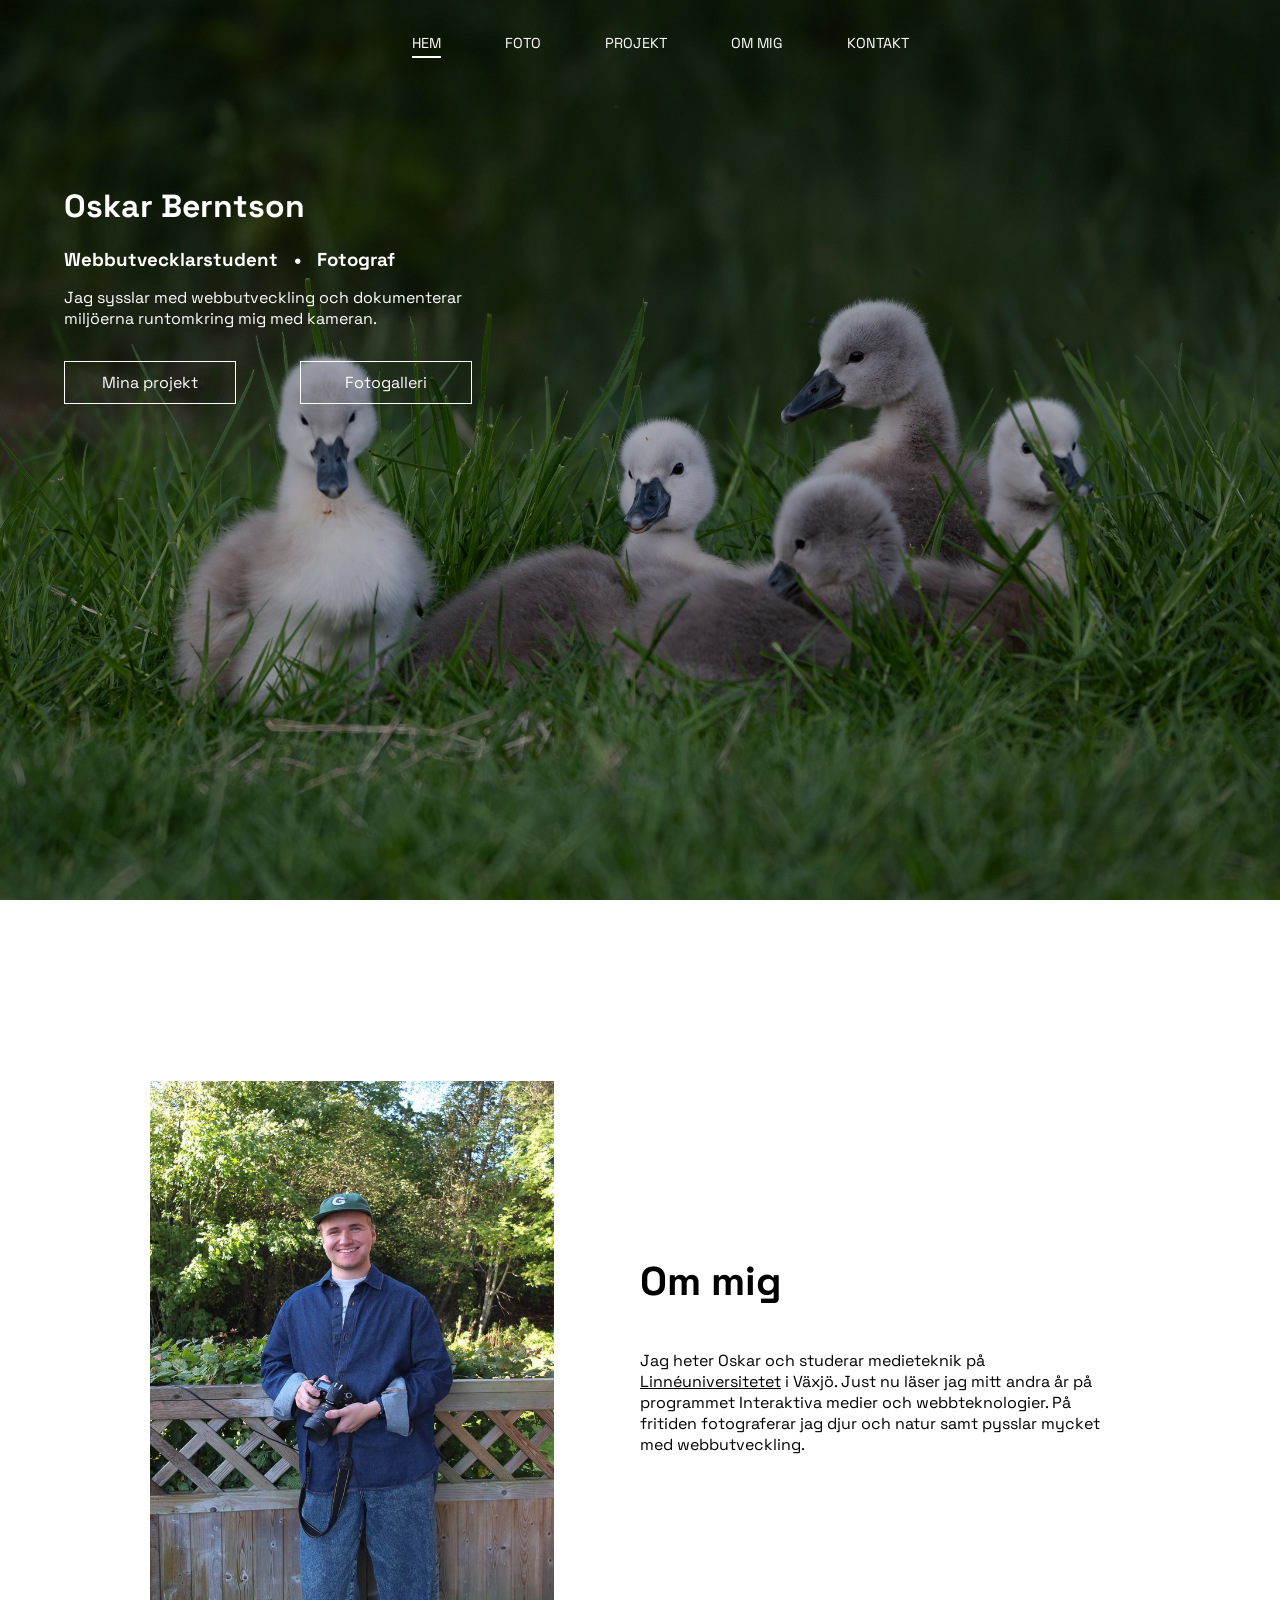
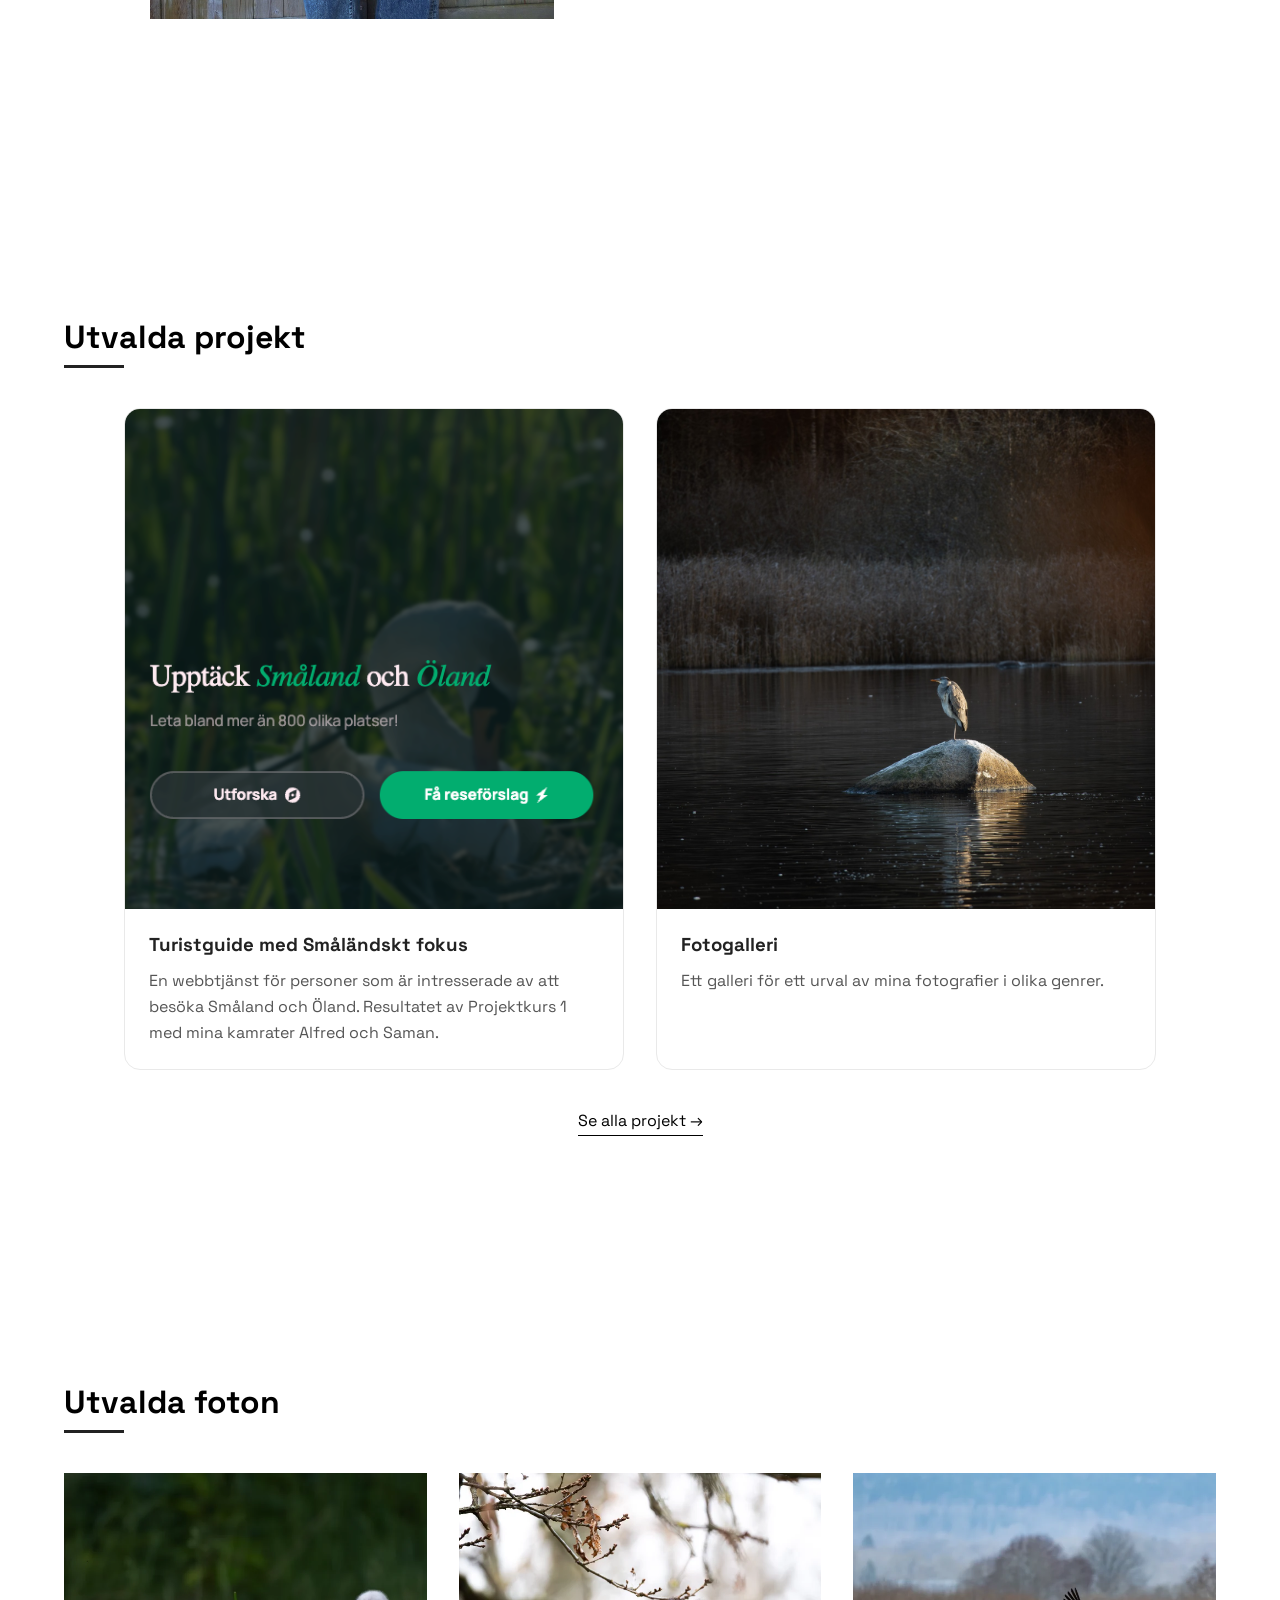
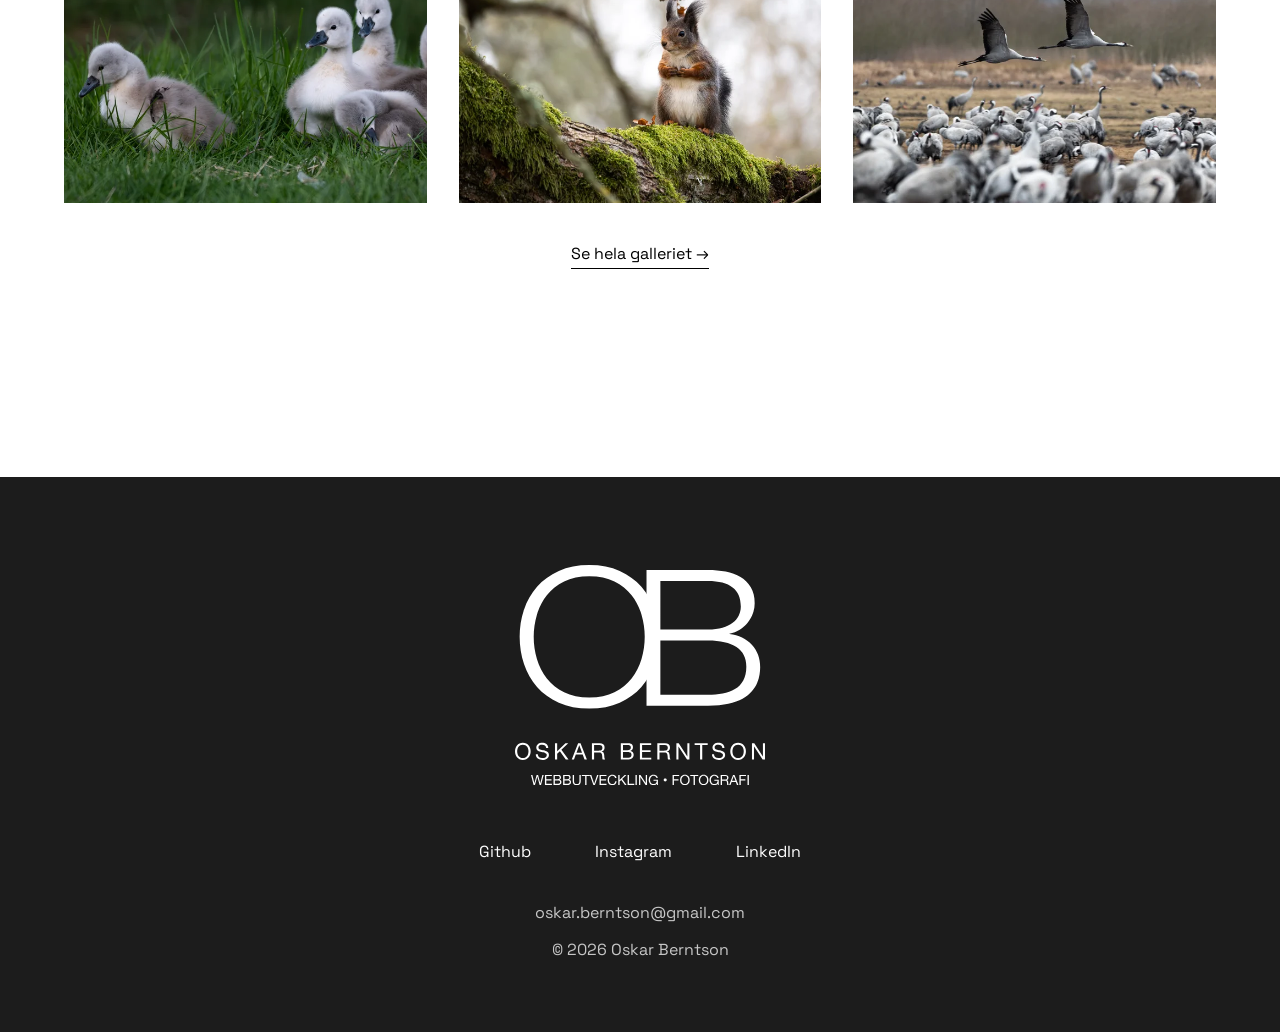
<file: index.html>
<!doctype html>
<html lang="sv">
  <head>
    <meta charset="UTF-8" />
    <meta name="viewport" content="width=device-width, initial-scale=1.0" />
    <meta
      name="description"
      content="Oskar Berntson – webbutvecklarstudent och naturfotograf. Se mina webbprojekt, fotografier och läs mer om mig."
    />
    <title>Oskar Berntson - Webbutveckling & Fotografi</title>
    <link rel="stylesheet" href="css/style.css" />
    <link rel="preconnect" href="https://fonts.googleapis.com" />
    <link rel="preconnect" href="https://fonts.gstatic.com" crossorigin />
    <link
      href="https://fonts.googleapis.com/css2?family=Bitcount+Grid+Double+Ink:wght@100..900&family=Space+Grotesk:wght@300..700&display=swap"
      rel="stylesheet"
    />
    <link rel="icon" type="image/svg+xml" href="img/favicon/favicon.svg" />
    <link
      rel="icon"
      type="image/png"
      sizes="96x96"
      href="img/favicon/favicon-96x96.png"
    />
    <link
      rel="apple-touch-icon"
      sizes="180x180"
      href="img/favicon/apple-touch-icon.png"
    />
    <link rel="icon" href="img/favicon/favicon.ico" />
    <script type="module" src="js/mainPage/main.js"></script>
  </head>
  <body>
    <header id="start-page-bg">
      <div class="container" id="presentation">
        <h1>Oskar Berntson</h1>
        <div class="titles">
          <h3>Webbutvecklarstudent</h3>
          <h3>•</h3>
          <h3>Fotograf</h3>
        </div>
        <p>
          Jag sysslar med webbutveckling och dokumenterar <br />
          miljöerna runtomkring mig med kameran.
        </p>
        <ul>
          <li><a href="projects.html">Mina projekt</a></li>
          <li><a href="gallery.html">Fotogalleri</a></li>
        </ul>
      </div>
    </header>
    <main>
      <div class="container" id="personalInfo">
        <div id="personalImg">
          <img src="img/mainPageImg/header.jpg" alt="Bild på Oskar" />
        </div>
        <div id="personalText">
          <h1>Om mig</h1>
          <p>
            Jag heter Oskar och studerar medieteknik på
            <a id="lnuLink" href="https://www.lnu.se/" target="_blank"
              >Linnéuniversitetet</a
            >
            i Växjö. Just nu läser jag mitt andra år på programmet Interaktiva
            medier och webbteknologier. På fritiden fotograferar jag djur och
            natur samt pysslar mycket med webbutveckling.
          </p>
        </div>
      </div>
      <div class="container" id="projectsContainer">
        <h1 class="section-title">Utvalda projekt</h1>
        <div id="projects">
          <a href="project.html?id=touristguide" class="projectDivs">
            <img
              src="img/mainPageImg/projectTourist.png"
              alt="Bild på webbtjänsten"
            />
            <h3>Turistguide med Småländskt fokus</h3>
            <p>
              En webbtjänst för personer som är intresserade av att besöka
              Småland och Öland. Resultatet av Projektkurs 1 med mina kamrater
              Alfred och Saman.
            </p>
          </a>
          <a href="gallery.html" class="projectDivs">
            <img
              src="img/mainPageImg/projectGallery.jpg"
              alt="Bild på ekorre"
            />
            <h3>Fotogalleri</h3>
            <p>Ett galleri för ett urval av mina fotografier i olika genrer.</p>
          </a>
        </div>
        <a href="projects.html" class="view-all"> Se alla projekt → </a>
      </div>
      <div class="container" id="favoritePhotosContainer">
        <h1 class="section-title">Utvalda foton</h1>
        <div id="featuredPhotosContainer"></div>
        <div class="gallery-link">
          <a href="gallery.html" class="view-all">Se hela galleriet →</a>
        </div>
      </div>
      <div id="lightbox">
        <span id="close">&times;</span>
        <span id="previous">&#8249;</span>
        <img id="lightbox-image" />
        <span id="next">&#8250;</span>
      </div>
    </main>
    <footer class="footerContainer" id="footer"></footer>
    <!-- Cloudflare Web Analytics -->
    <script
      type="module"
      src="https://static.cloudflareinsights.com/beacon.min.js"
      data-cf-beacon='{"token": "c893a09d4d244a39b41b0e1233e21ff4"}'
    ></script>
    <!-- End Cloudflare Web Analytics -->
  </body>
</html>
</file>
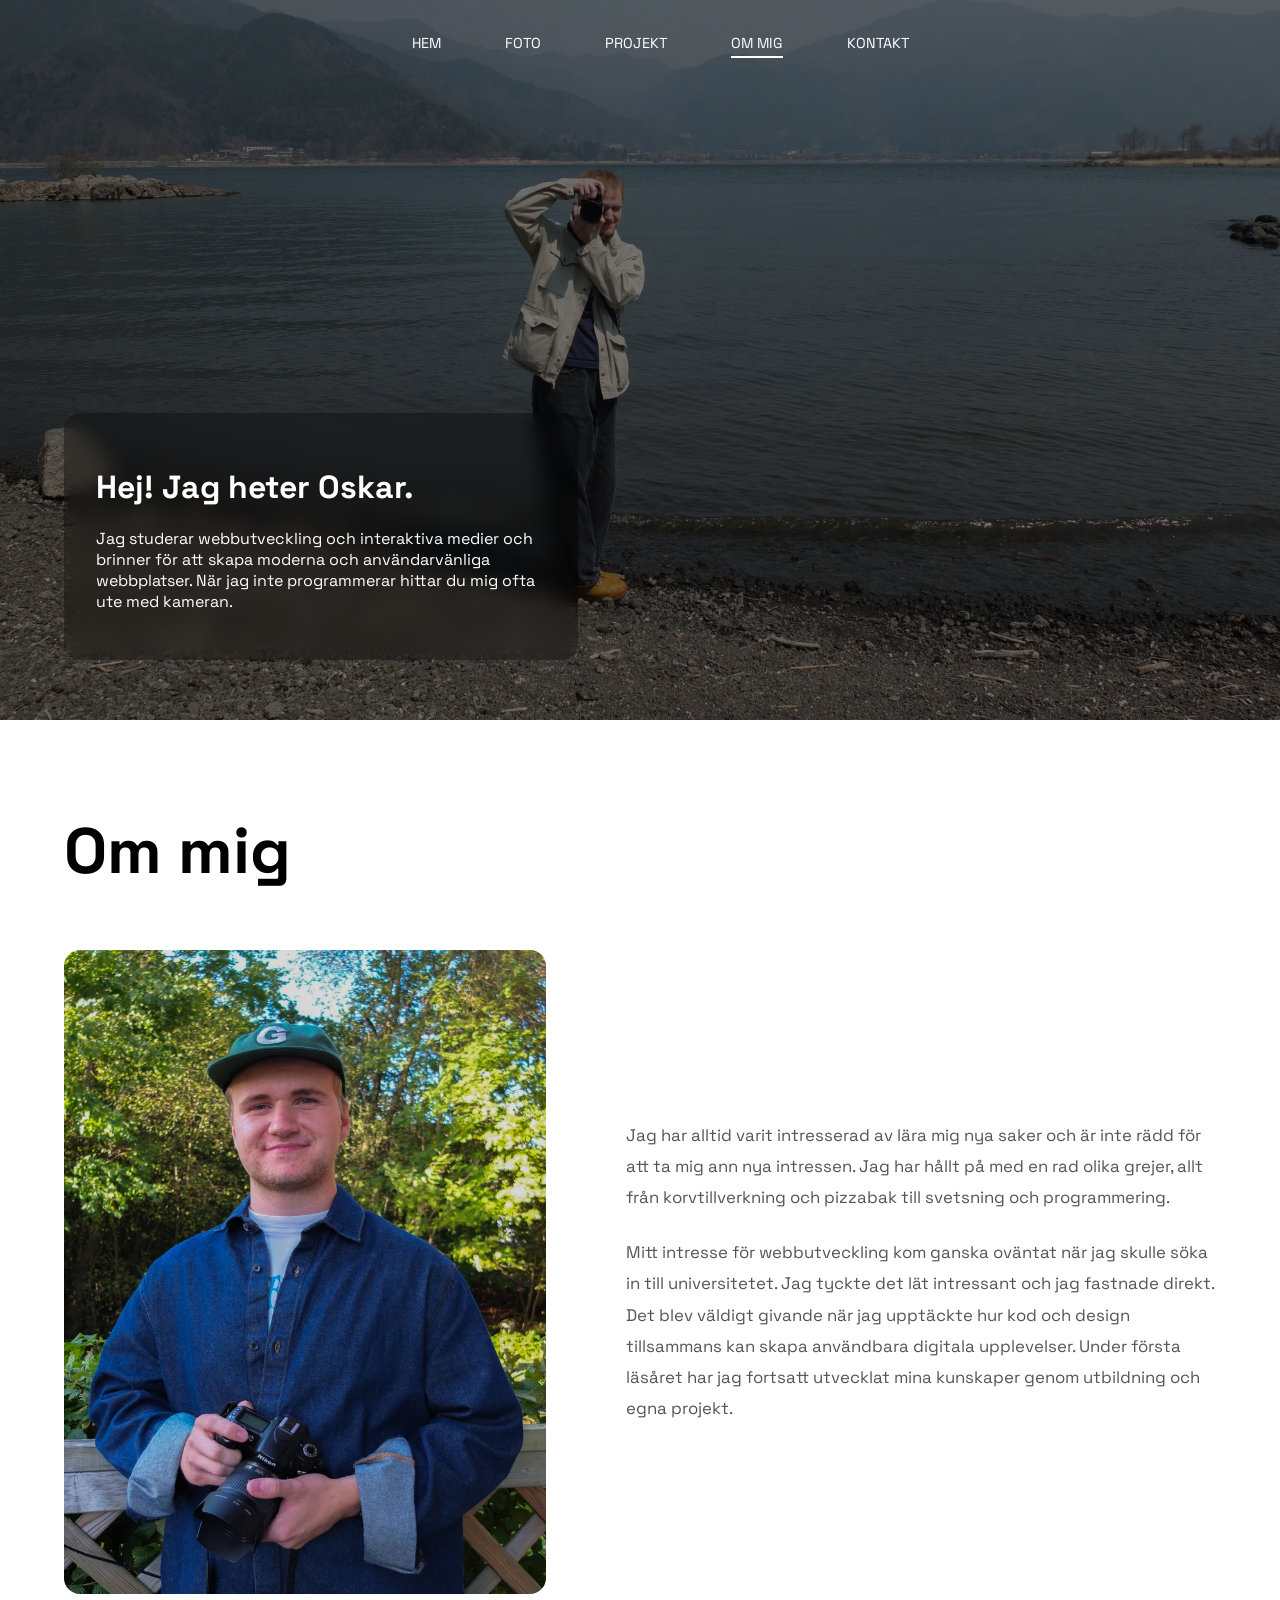
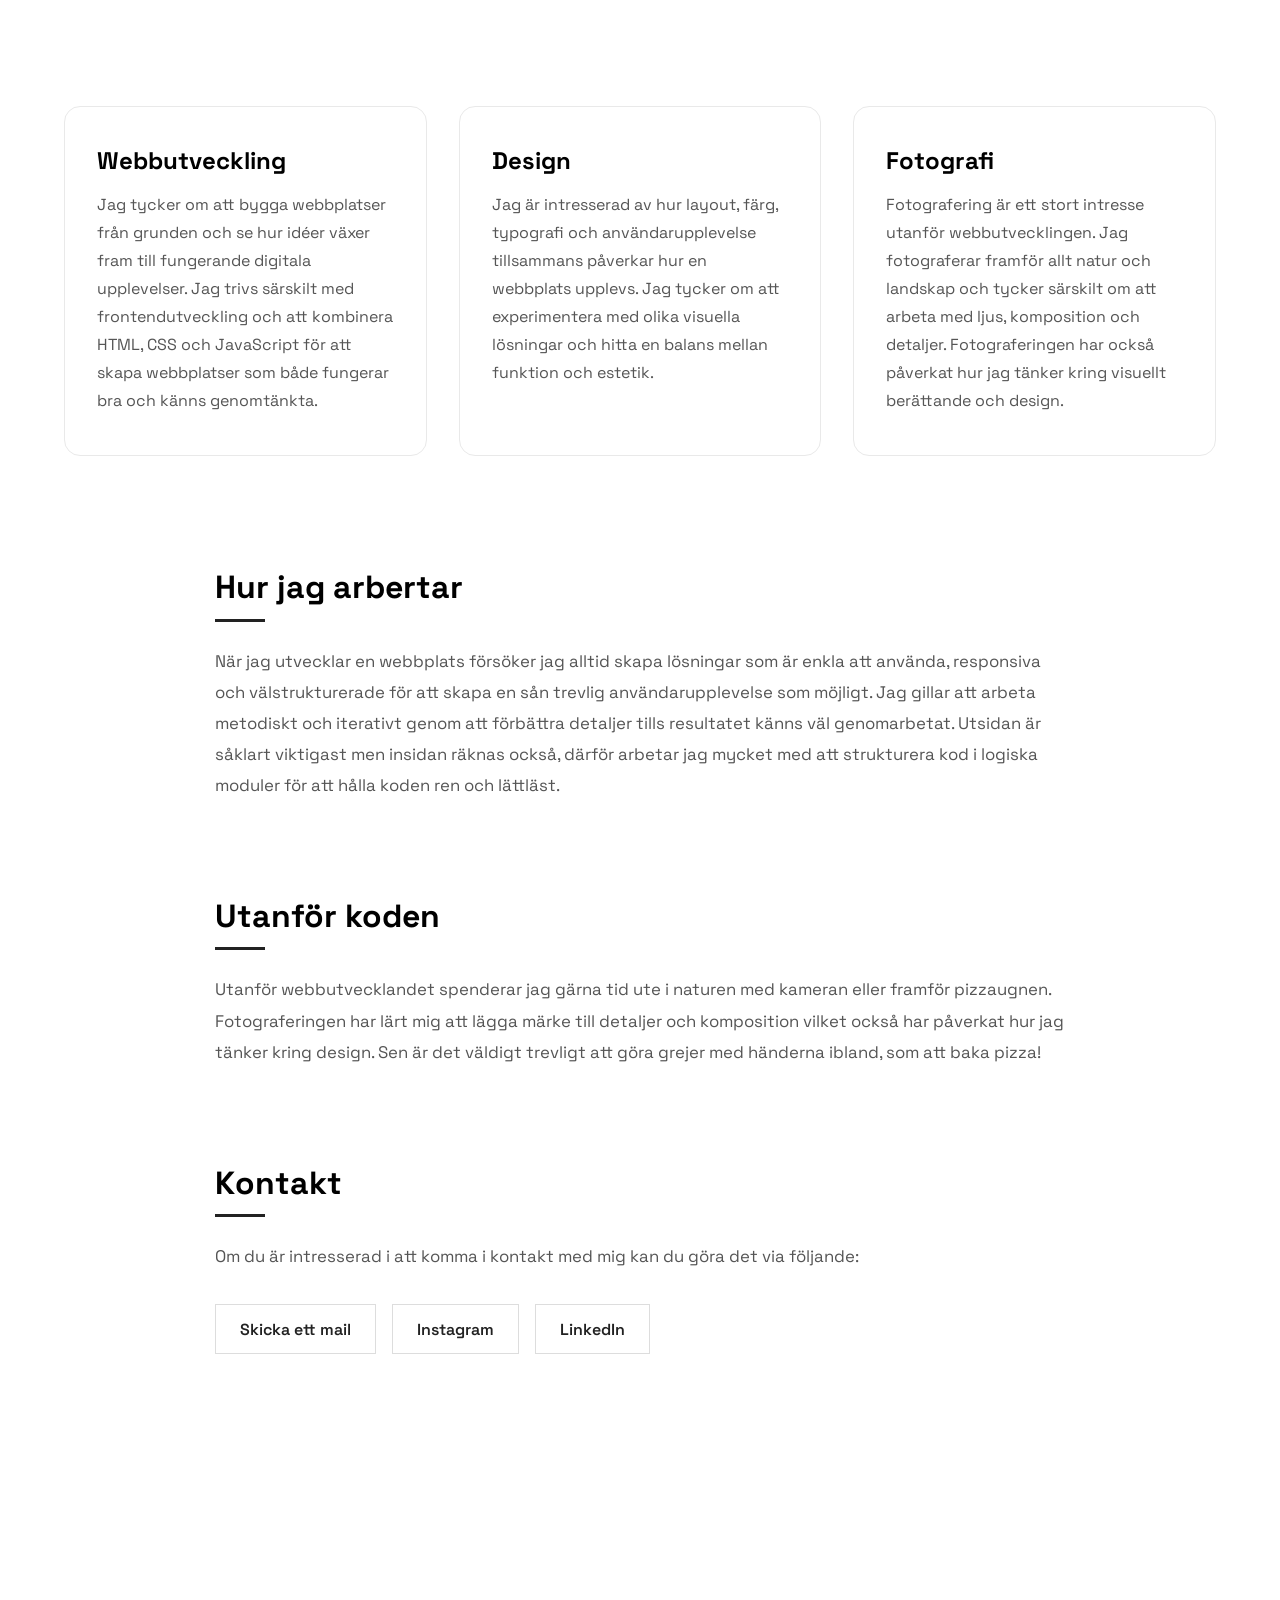
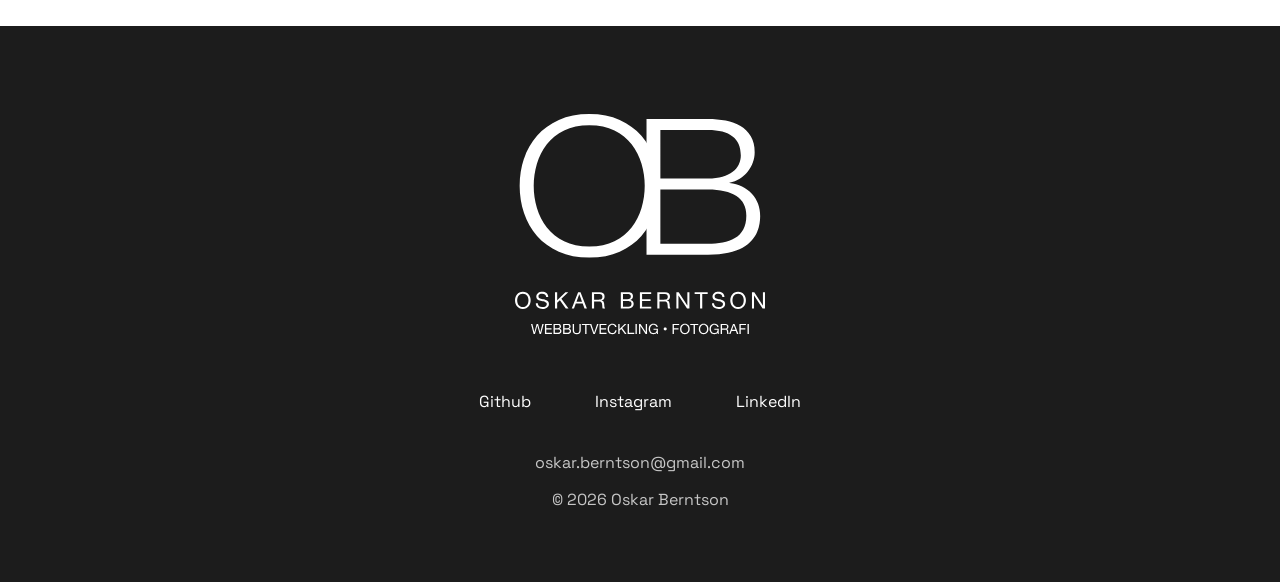
<file: about.html>
<!doctype html>
<html lang="en">
  <head>
    <meta charset="UTF-8" />
    <meta name="viewport" content="width=device-width, initial-scale=1.0" />
    <title>Om mig - Oskar Berntson</title>
    <link rel="stylesheet" href="css/style.css" />
    <link rel="preconnect" href="https://fonts.googleapis.com" />
    <link rel="preconnect" href="https://fonts.gstatic.com" crossorigin />
    <link
      href="https://fonts.googleapis.com/css2?family=Bitcount+Grid+Double+Ink:wght@100..900&family=Space+Grotesk:wght@300..700&display=swap"
      rel="stylesheet"
    />
    <link rel="icon" type="image/svg+xml" href="img/favicon/favicon.svg" />
    <link
      rel="icon"
      type="image/png"
      sizes="96x96"
      href="img/favicon/favicon-96x96.png"
    />
    <link
      rel="apple-touch-icon"
      sizes="180x180"
      href="img/favicon/apple-touch-icon.png"
    />
    <link rel="icon" href="img/favicon/favicon.ico" />
    <script type="module" src="js/about/about.js"></script>
  </head>
  <body>
    <header id="about-page-bg">
      <div class="container">
        <div class="hero-text">
          <h1>Hej! Jag heter Oskar.</h1>

          <p>
            Jag studerar webbutveckling och interaktiva medier och brinner för
            att skapa moderna och användarvänliga webbplatser. När jag inte
            programmerar hittar du mig ofta ute med kameran.
          </p>
        </div>
      </div>
    </header>
    <main>
      <div id="about-me-content" class="container">
        <h1>Om mig</h1>
        <div id="about-me">
          <div id="about-me-img">
            <img src="img/about/headshot.webp" alt="Bild på Oskar" />
          </div>
          <div id="about-me-text">
            <p>
              Jag har alltid varit intresserad av lära mig nya saker och är inte
              rädd för att ta mig ann nya intressen. Jag har hållt på med en rad
              olika grejer, allt från korvtillverkning och pizzabak till
              svetsning och programmering.
            </p>
            <p>
              Mitt intresse för webbutveckling kom ganska oväntat när jag skulle
              söka in till universitetet. Jag tyckte det lät intressant och jag fastnade
              direkt. Det blev väldigt givande när jag upptäckte hur kod och
              design tillsammans kan skapa användbara digitala upplevelser.
              Under första läsåret har jag fortsatt utvecklat mina kunskaper
              genom utbildning och egna projekt.
            </p>
          </div>
        </div>
        <div id="about-me-cards">
          <article class="about-me-card">
            <h2>Webbutveckling</h2>
            <p>
              Jag tycker om att bygga webbplatser från grunden och se hur idéer
              växer fram till fungerande digitala upplevelser. Jag trivs
              särskilt med frontendutveckling och att kombinera HTML, CSS och
              JavaScript för att skapa webbplatser som både fungerar bra och
              känns genomtänkta.
            </p>
          </article>
          <article class="about-me-card">
            <h2>Design</h2>
            <p>
              Jag är intresserad av hur layout, färg, typografi och
              användarupplevelse tillsammans påverkar hur en webbplats upplevs.
              Jag tycker om att experimentera med olika visuella lösningar och
              hitta en balans mellan funktion och estetik.
            </p>
          </article>
          <article class="about-me-card">
            <h2>Fotografi</h2>
            <p>
              Fotografering är ett stort intresse utanför webbutvecklingen. Jag
              fotograferar framför allt natur och landskap och tycker särskilt
              om att arbeta med ljus, komposition och detaljer. Fotograferingen
              har också påverkat hur jag tänker kring visuellt berättande och
              design.
            </p>
          </article>
        </div>
        <div class="about-text">
          <h2>Hur jag arbertar</h2>
          <p>
            När jag utvecklar en webbplats försöker jag alltid skapa lösningar
            som är enkla att använda, responsiva och välstrukturerade för att
            skapa en sån trevlig användarupplevelse som möjligt. Jag gillar att
            arbeta metodiskt och iterativt genom att förbättra detaljer tills
            resultatet känns väl genomarbetat. Utsidan är såklart viktigast men
            insidan räknas också, därför arbetar jag mycket med att strukturera
            kod i logiska moduler för att hålla koden ren och lättläst.
          </p>
        </div>
        <div class="about-text">
          <h2>Utanför koden</h2>
          <p>
            Utanför webbutvecklandet spenderar jag gärna tid ute i naturen med
            kameran eller framför pizzaugnen. Fotograferingen har lärt mig att
            lägga märke till detaljer och komposition vilket också har påverkat
            hur jag tänker kring design. Sen är det väldigt trevligt att göra
            grejer med händerna ibland, som att baka pizza!
          </p>
        </div>
        <div class="about-text" id="contact">
          <h2>Kontakt</h2>

          <p>
            Om du är intresserad i att komma i kontakt med mig kan du göra det
            via följande:
          </p>

          <div class="contact-links">
            <a href="mailto:oskar.berntson@gmail.com"> Skicka ett mail </a>

            <a
              href="https://www.instagram.com/oskrom_/"
              target="_blank"
              rel="noopener noreferrer"
            >
              Instagram
            </a>

            <a
              href="https://www.linkedin.com/in/oskar-berntson-0b8b65374/"
              target="_blank"
              rel="noopener noreferrer"
            >
              LinkedIn
            </a>
          </div>
        </div>
      </div>
    </main>
    <footer class="footerContainer" id="footer"></footer>
    <!-- Cloudflare Web Analytics --><script type='module' src='https://static.cloudflareinsights.com/beacon.min.js' data-cf-beacon='{"token": "c893a09d4d244a39b41b0e1233e21ff4"}'></script><!-- End Cloudflare Web Analytics -->
  </body>
</html>
</file>
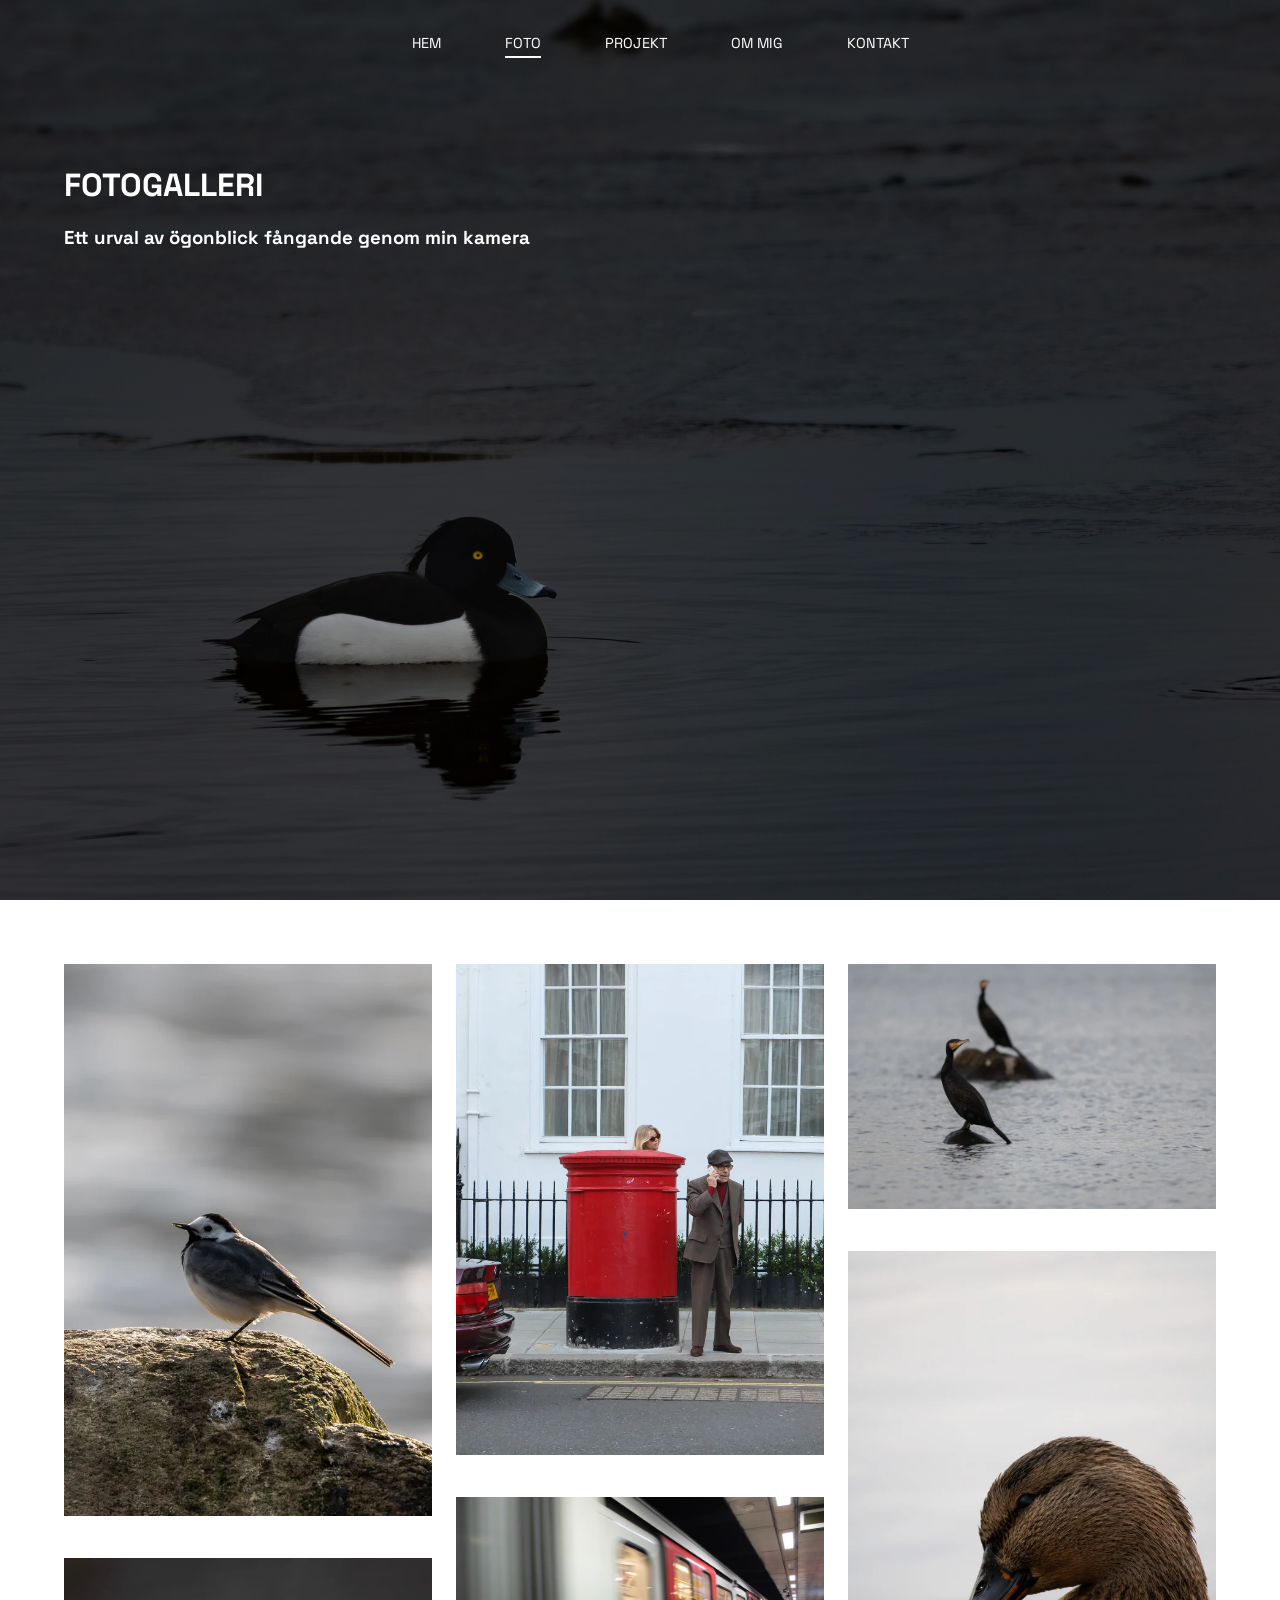
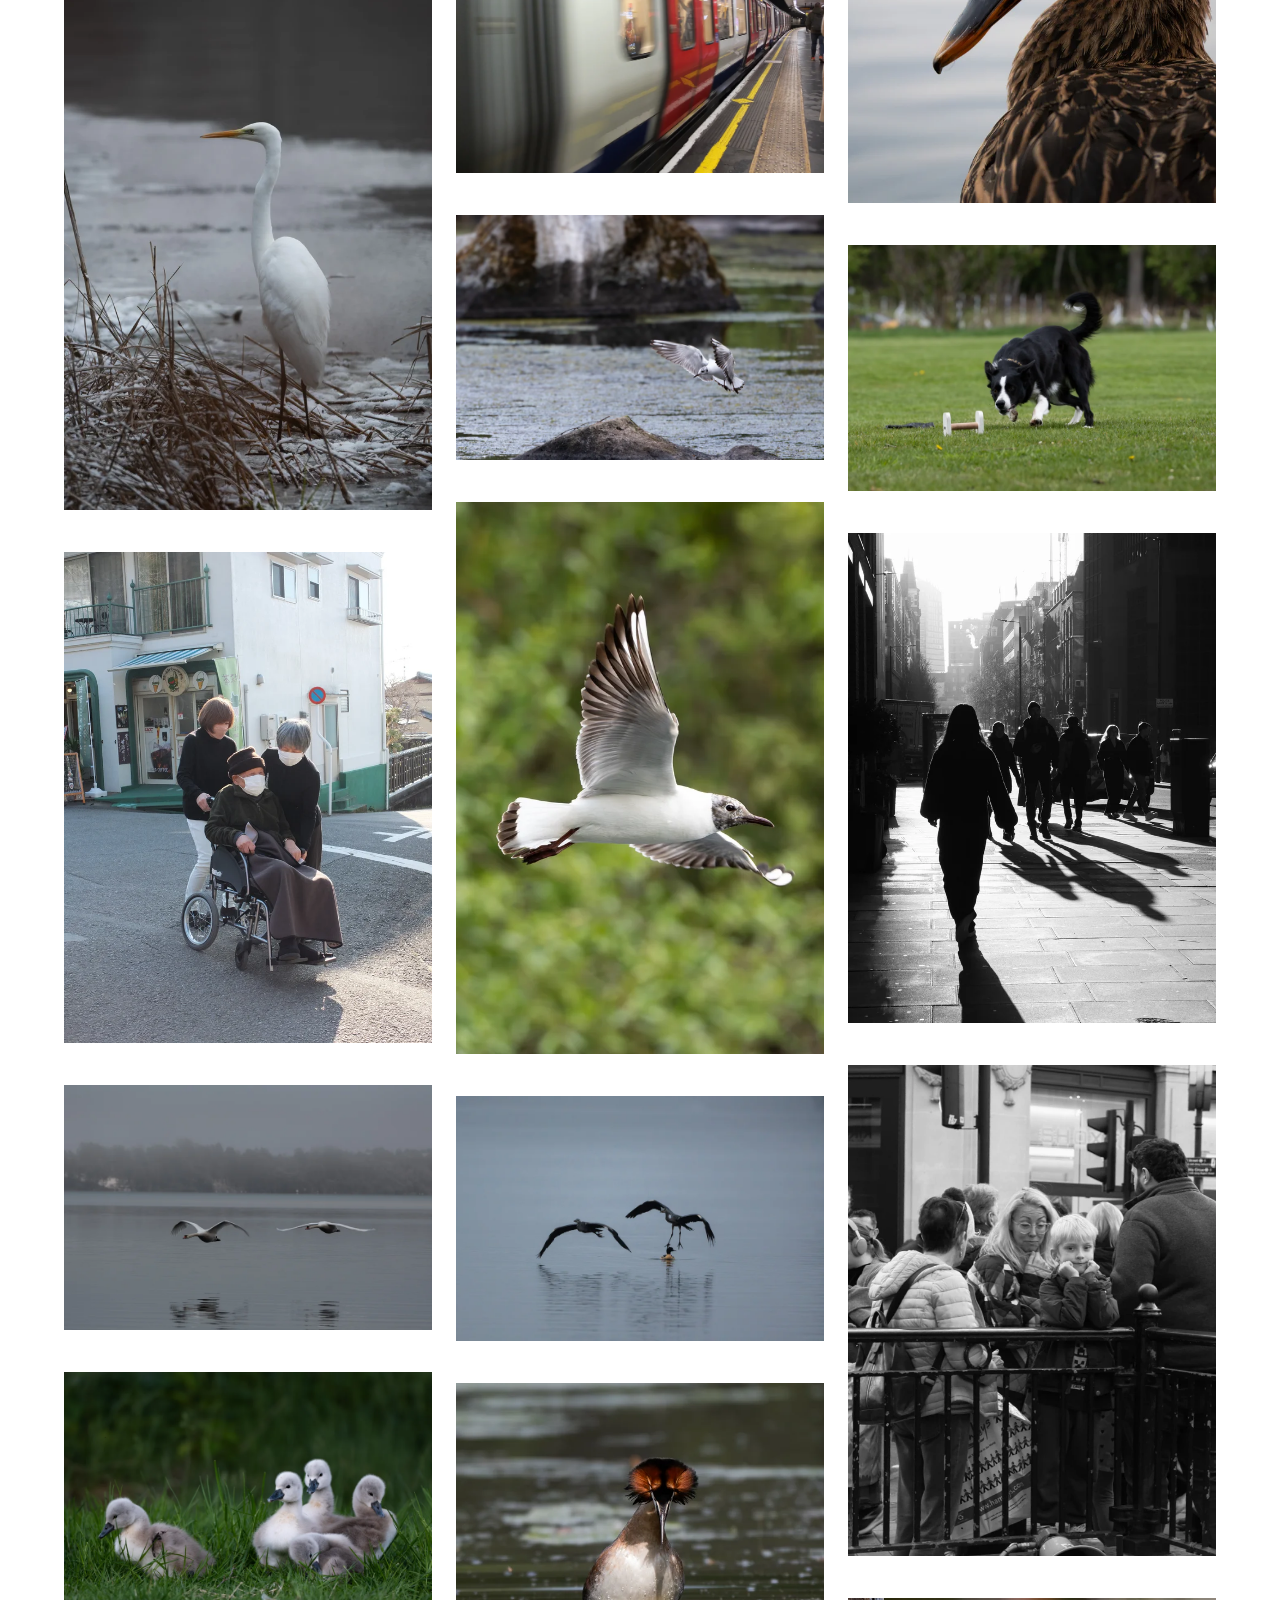
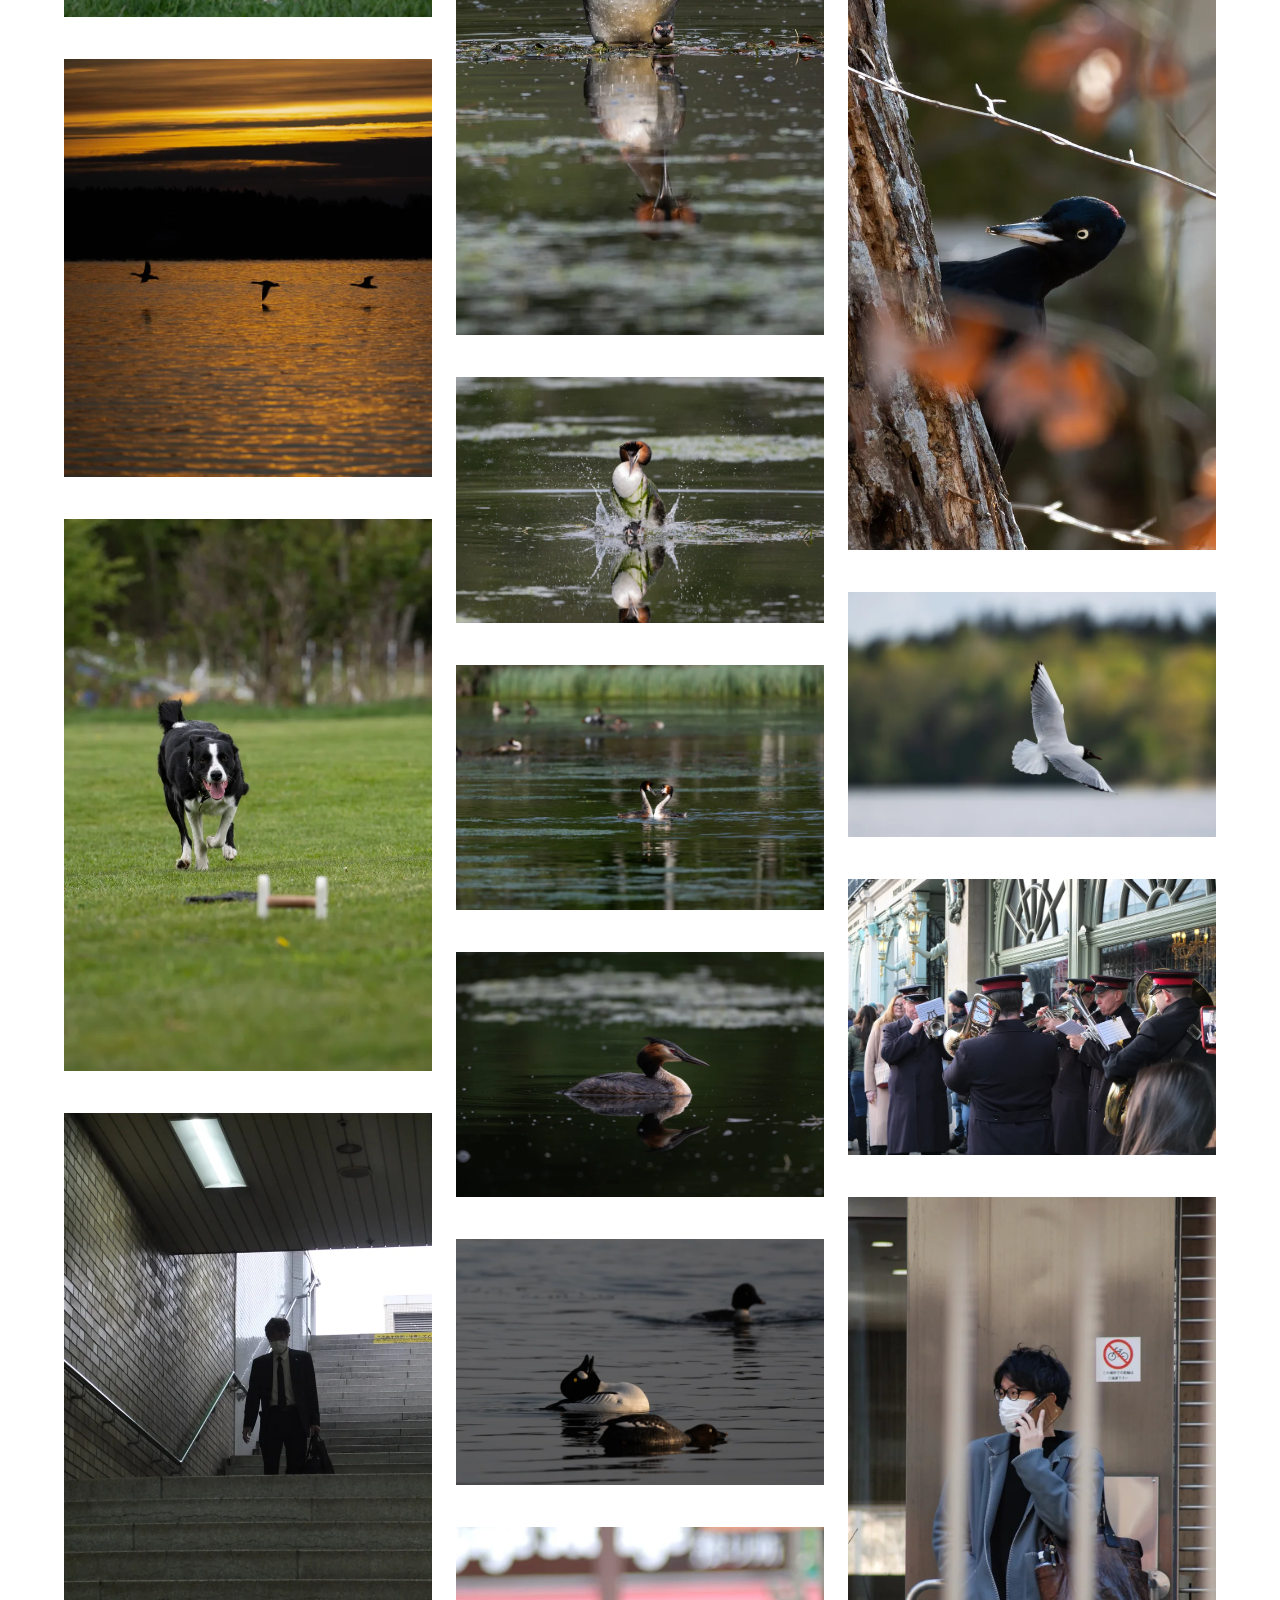
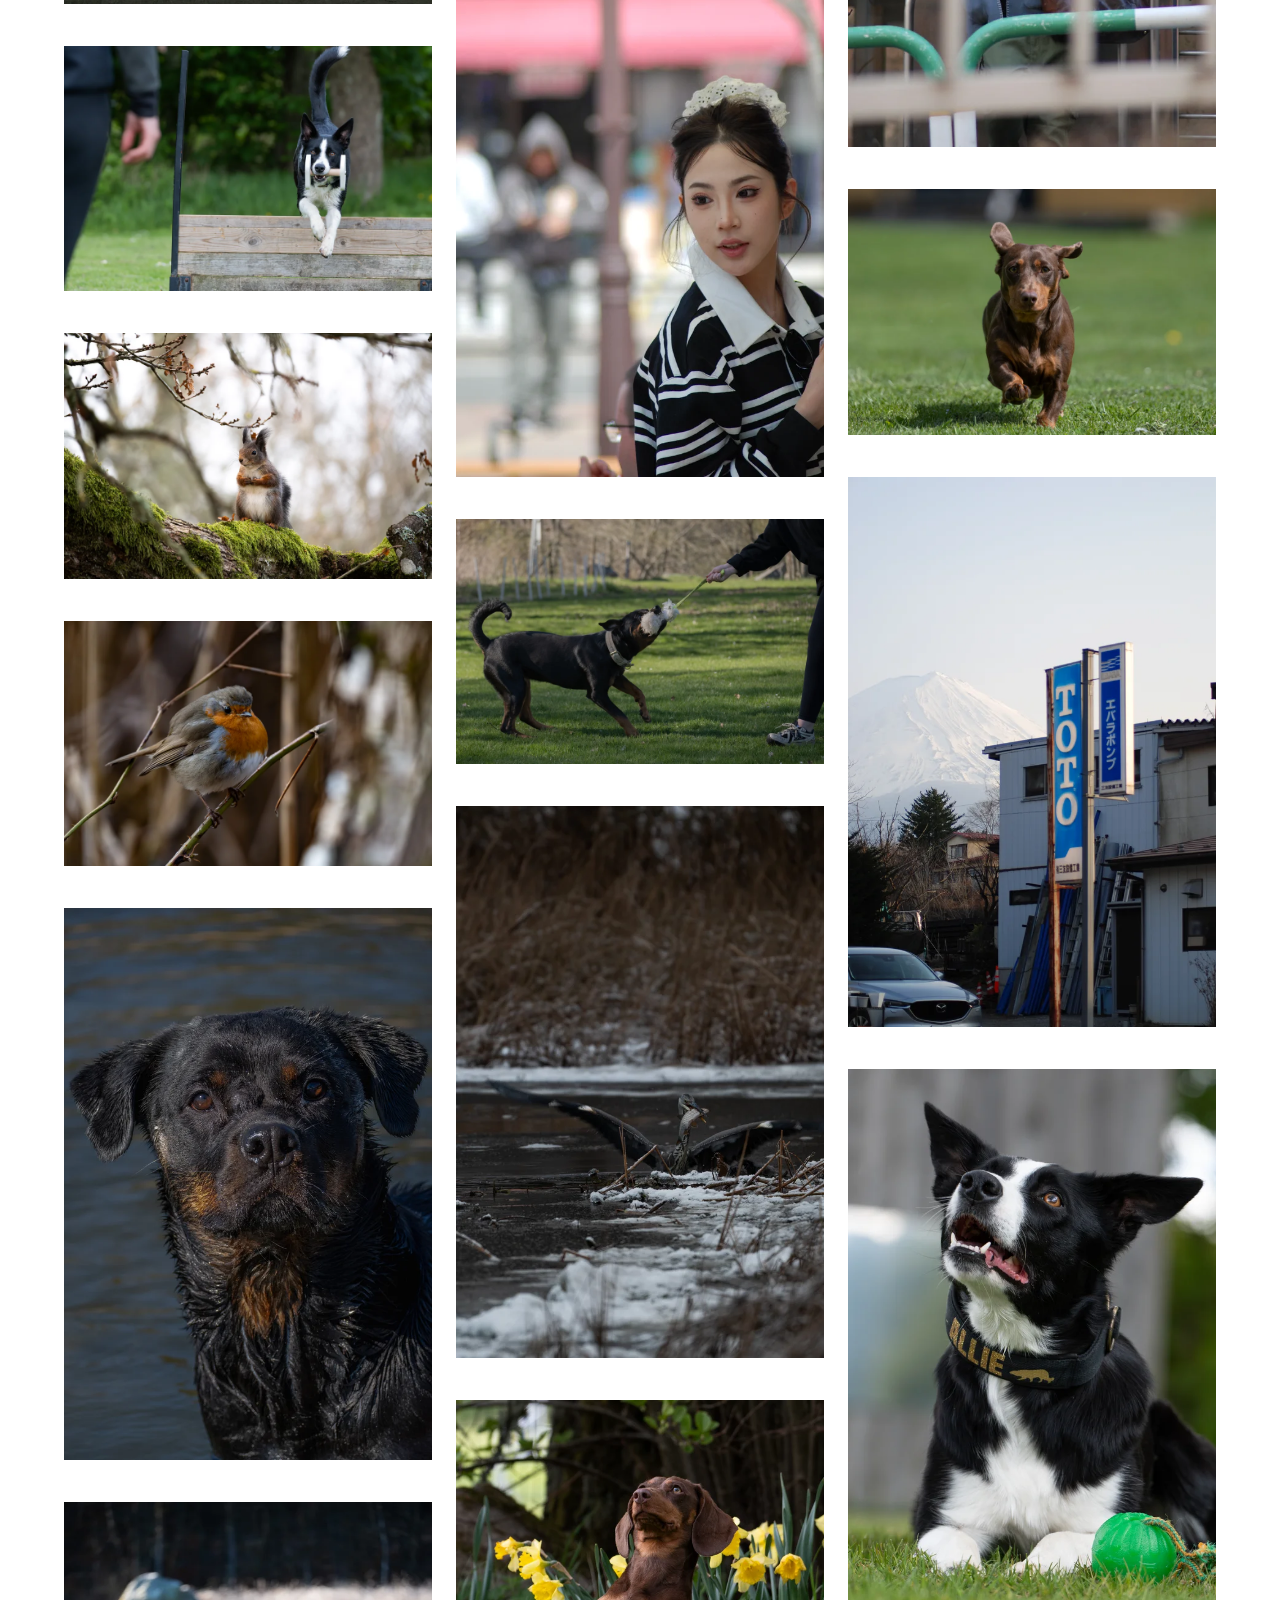
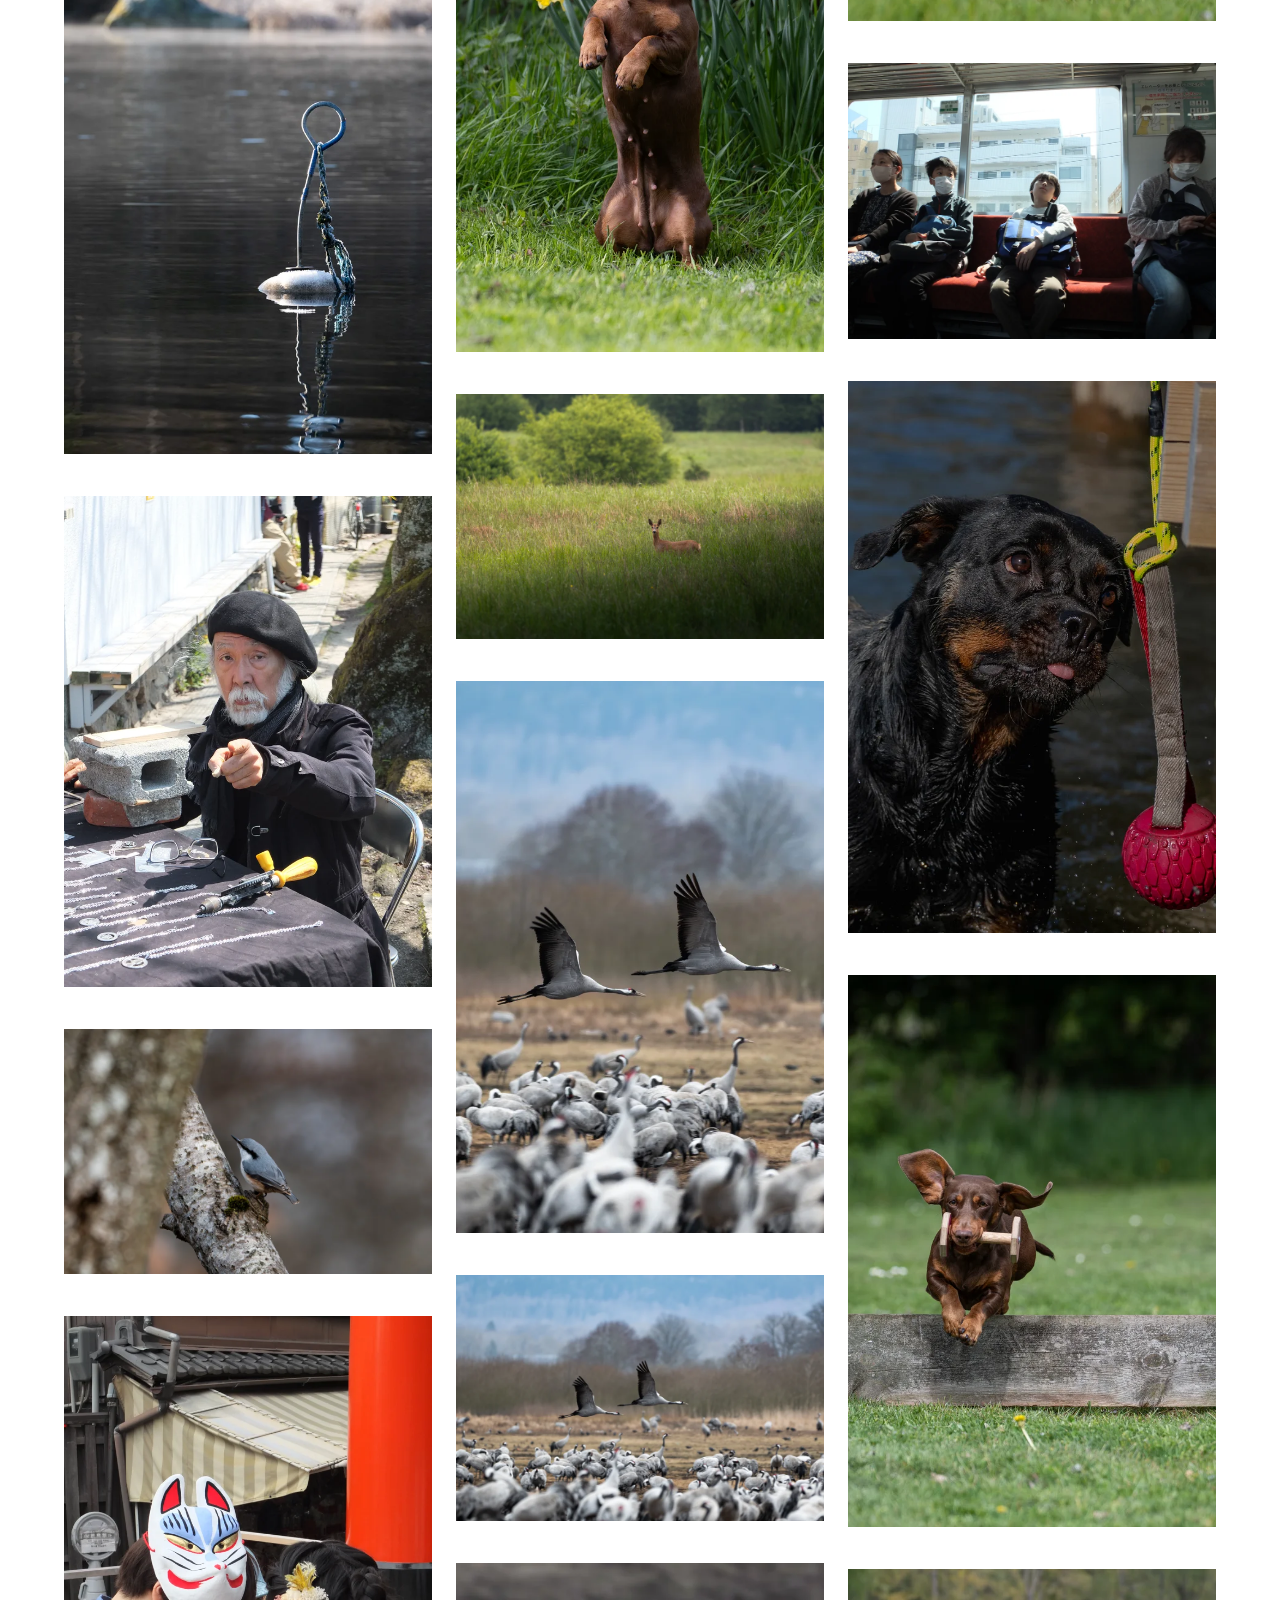
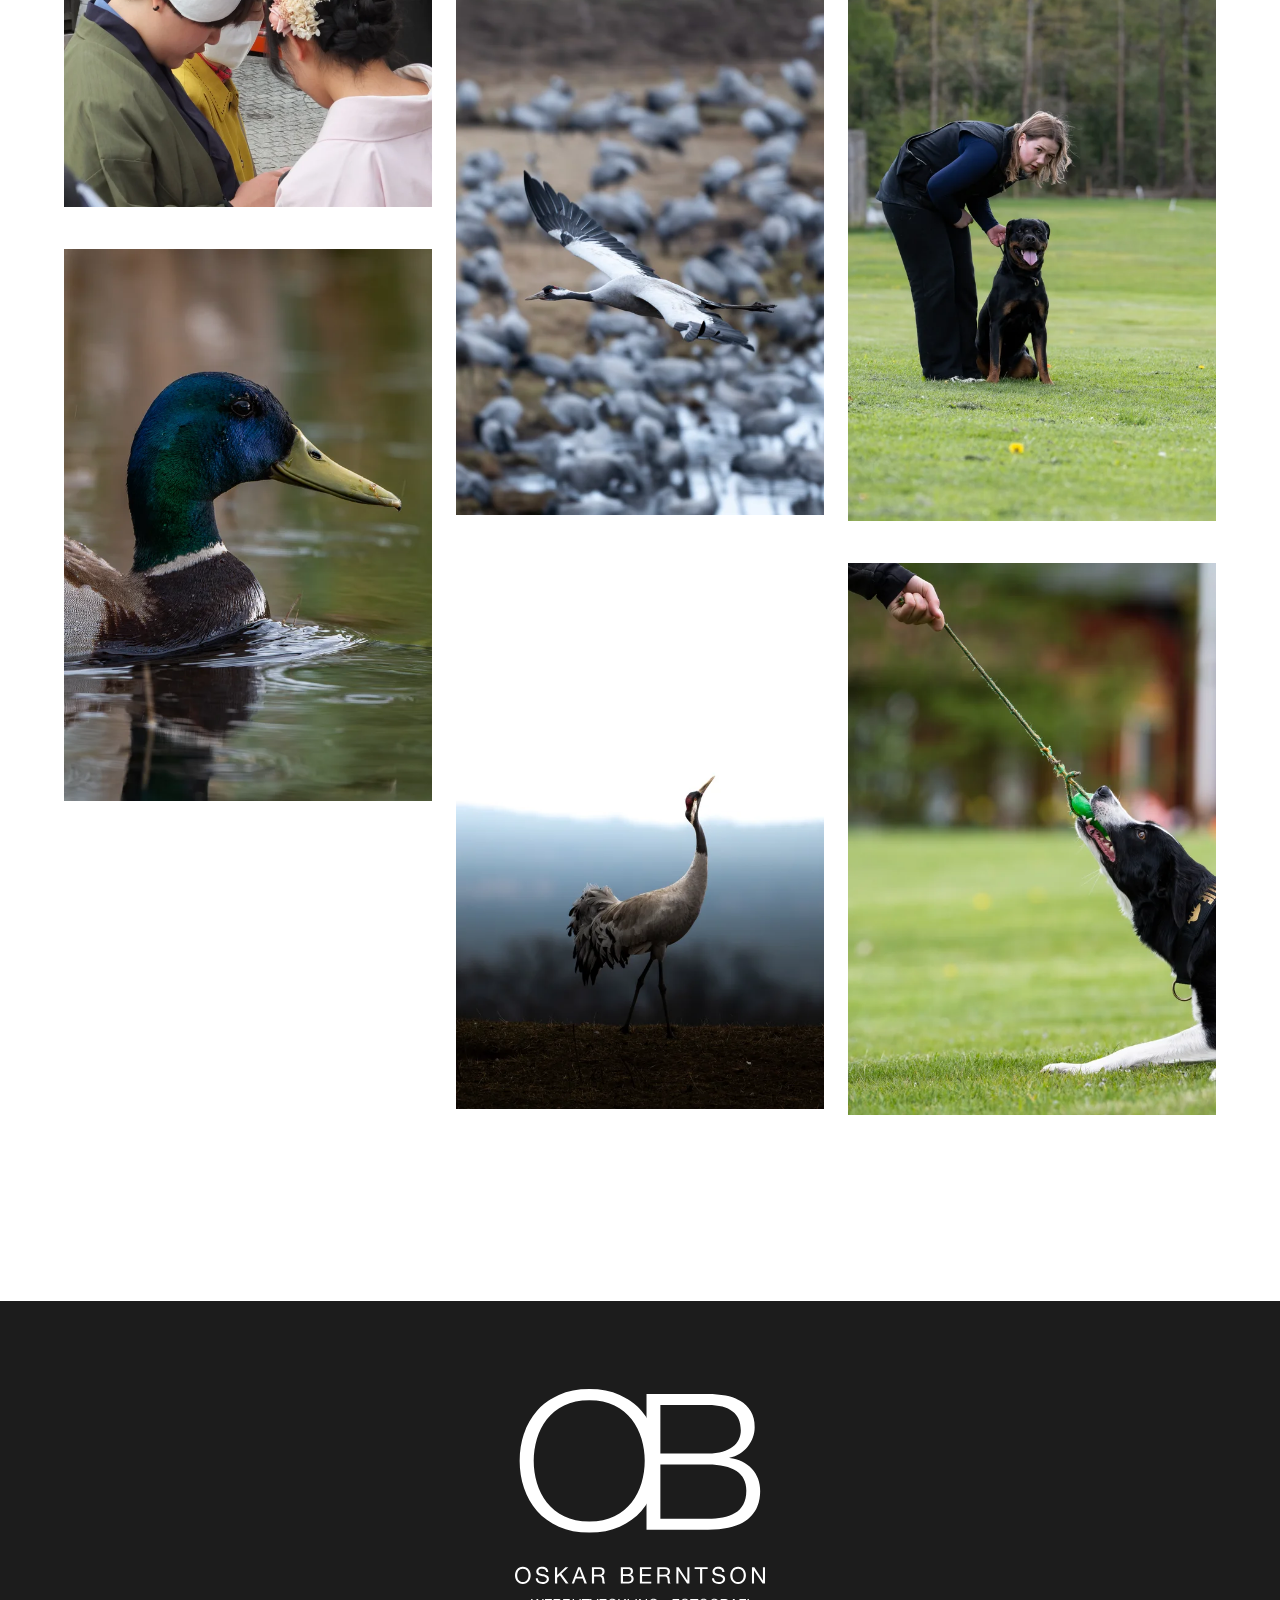
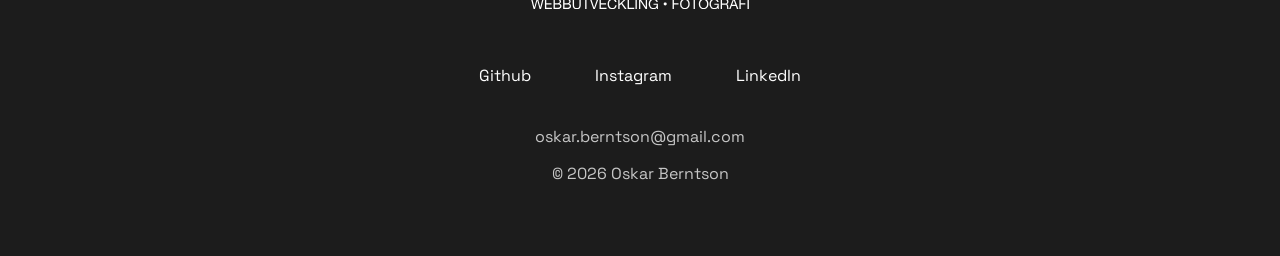
<file: gallery.html>
<!doctype html>
<html lang="sv">
  <head>
    <meta charset="UTF-8" />
    <meta name="viewport" content="width=device-width, initial-scale=1.0" />
    <title>Fotografi - Oskar Berntson</title>
    <link rel="stylesheet" href="css/style.css" />
    <link rel="preconnect" href="https://fonts.googleapis.com" />
    <link rel="preconnect" href="https://fonts.gstatic.com" crossorigin />
    <link
      href="https://fonts.googleapis.com/css2?family=Bitcount+Grid+Double+Ink:wght@100..900&family=Space+Grotesk:wght@300..700&display=swap"
      rel="stylesheet"
    />
    <link rel="icon" type="image/svg+xml" href="img/favicon/favicon.svg" />
    <link
      rel="icon"
      type="image/png"
      sizes="96x96"
      href="img/favicon/favicon-96x96.png"
    />
    <link
      rel="apple-touch-icon"
      sizes="180x180"
      href="img/favicon/apple-touch-icon.png"
    />
    <link rel="icon" href="img/favicon/favicon.ico" />
    <script type="module" src="js/gallery/gallery.js"></script>
  </head>
  <body>
    <header id="gallery-page-bg">
      <div class="container" id="galleryTitleContainer">
        <h1>FOTOGALLERI</h1>
        <h3>Ett urval av ögonblick fångande genom min kamera</h3>
      </div>
    </header>
    <main>
      <div class="container">
        <section id="gallery"></section>
      </div>
      <div id="lightbox">
        <span id="close">&times;</span>
        <span id="previous">&#10094;</span>

        <img id="lightbox-image" />

        <span id="next">&#10095;</span>
      </div>
      <button id="scrollTop" aria-label="Till toppen">
  <svg viewBox="0 0 24 24" aria-hidden="true">
    <path d="M12 19V5M6 11l6-6 6 6" />
  </svg>
</button>
    </main>
    <footer class="footerContainer" id="footer"></footer>
    <!-- Cloudflare Web Analytics --><script type='module' src='https://static.cloudflareinsights.com/beacon.min.js' data-cf-beacon='{"token": "c893a09d4d244a39b41b0e1233e21ff4"}'></script><!-- End Cloudflare Web Analytics -->
  </body>
</html>
</file>
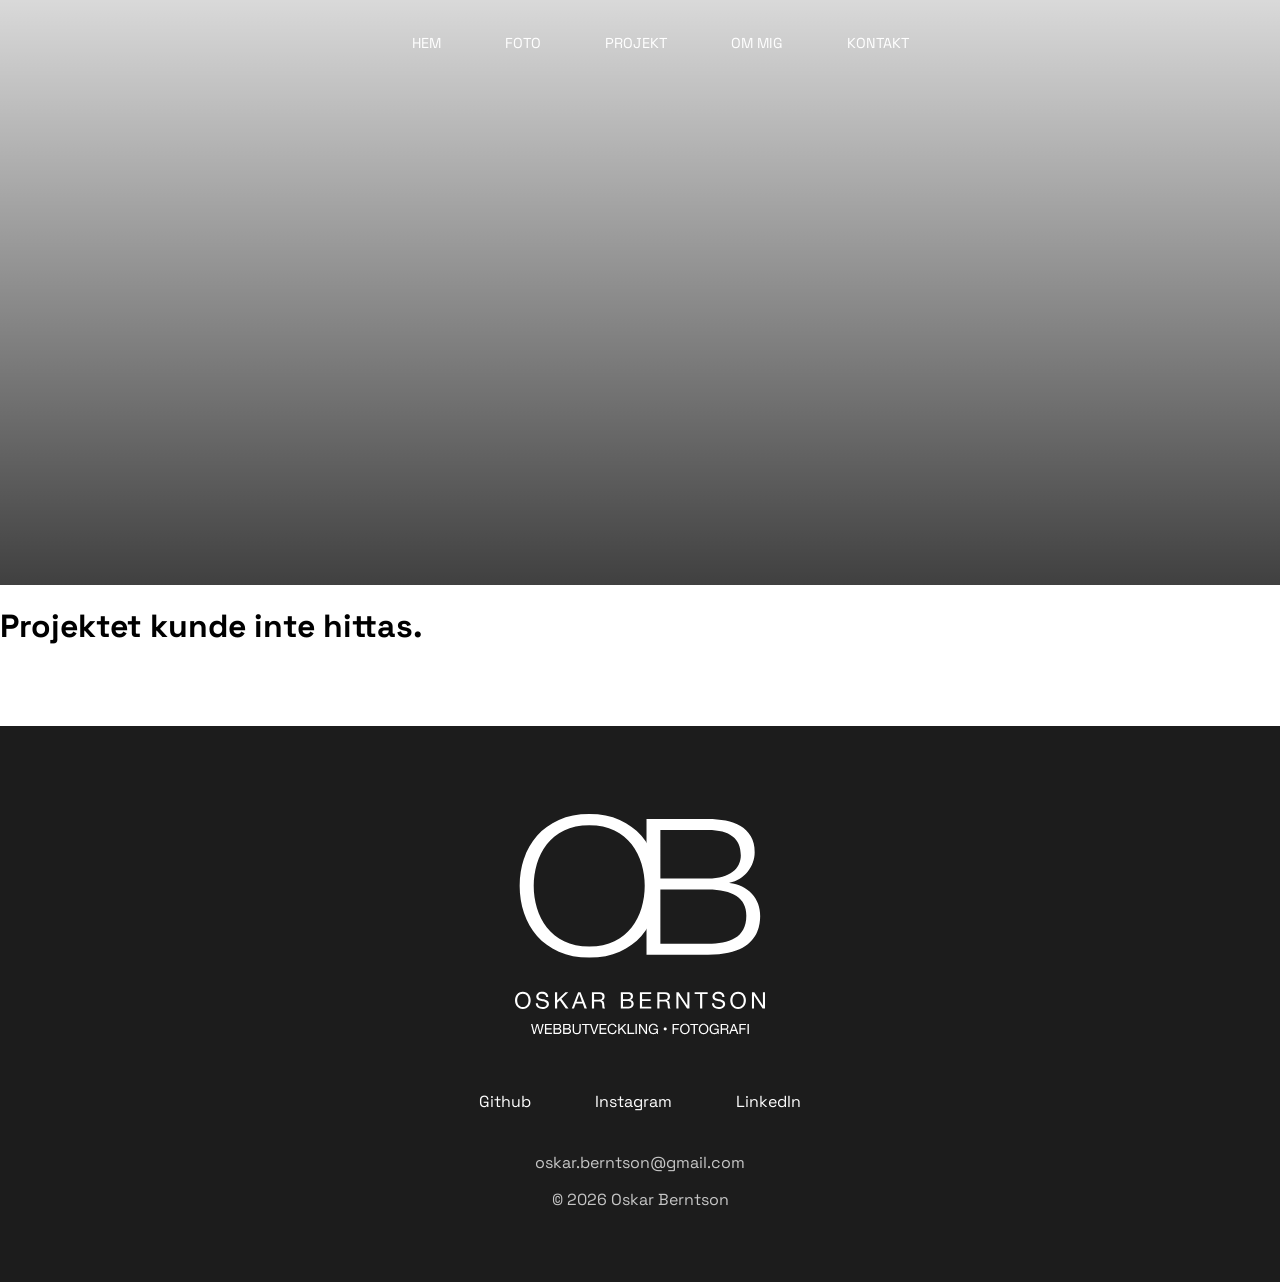
<file: project.html>
<!doctype html>
<html lang="en">
  <head>
    <meta charset="UTF-8" />
    <meta name="viewport" content="width=device-width, initial-scale=1.0" />
    <title>Projektsida - Oskar Berntson</title>
    <link rel="stylesheet" href="css/style.css" />
    <link rel="preconnect" href="https://fonts.googleapis.com" />
    <link rel="preconnect" href="https://fonts.gstatic.com" crossorigin />
    <link
      href="https://fonts.googleapis.com/css2?family=Bitcount+Grid+Double+Ink:wght@100..900&family=Space+Grotesk:wght@300..700&display=swap"
      rel="stylesheet"
    />
    <link rel="icon" type="image/svg+xml" href="img/favicon/favicon.svg" />
    <link
      rel="icon"
      type="image/png"
      sizes="96x96"
      href="img/favicon/favicon-96x96.png"
    />
    <link
      rel="apple-touch-icon"
      sizes="180x180"
      href="img/favicon/apple-touch-icon.png"
    />
    <link rel="icon" href="img/favicon/favicon.ico" />
    <script type="module" src="js/projects/project.js"></script>
  </head>
  <body>
    <header id="header"></header>
    <section id="project-hero"></section>
    <main>
      <div id="project-content" class="container"></div>
    </main>
    <footer class="footerContainer" id="footer"></footer>
    <!-- Cloudflare Web Analytics --><script type='module' src='https://static.cloudflareinsights.com/beacon.min.js' data-cf-beacon='{"token": "c893a09d4d244a39b41b0e1233e21ff4"}'></script><!-- End Cloudflare Web Analytics -->
  </body>
</html>
</file>
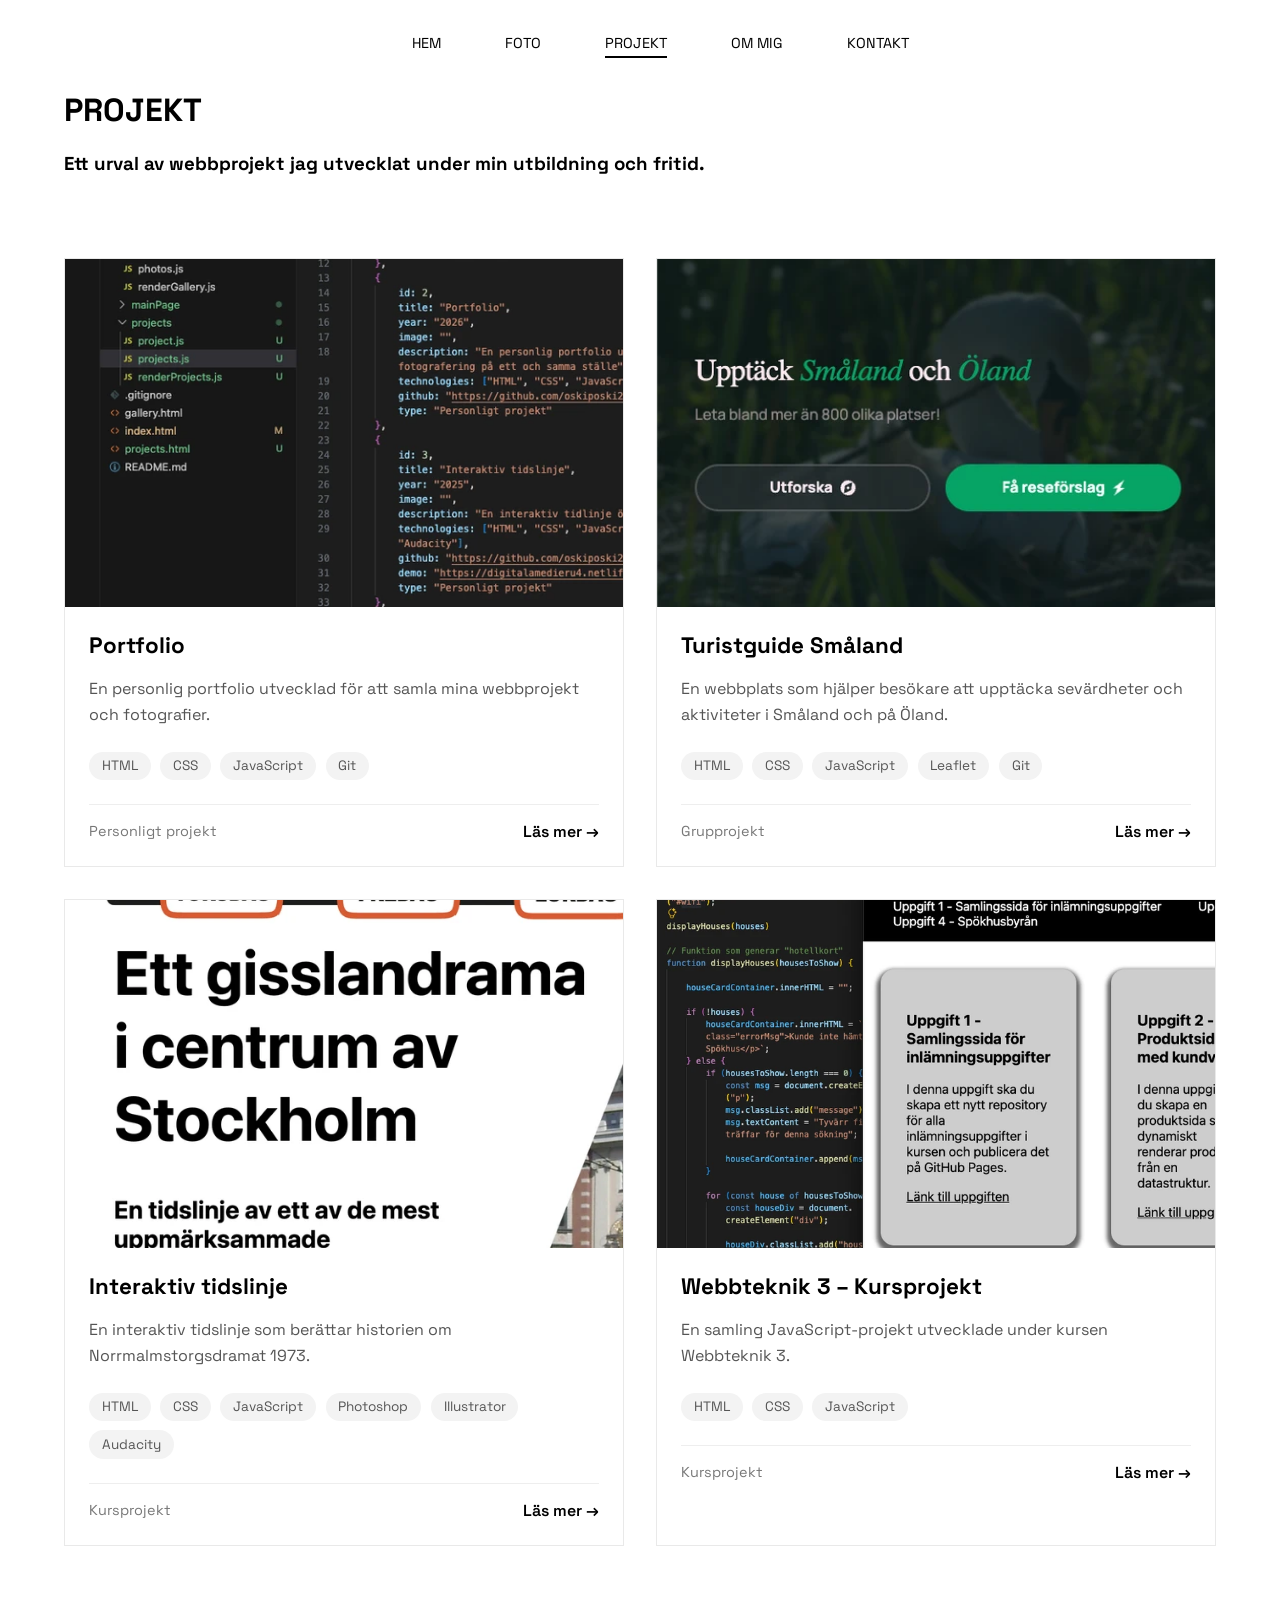
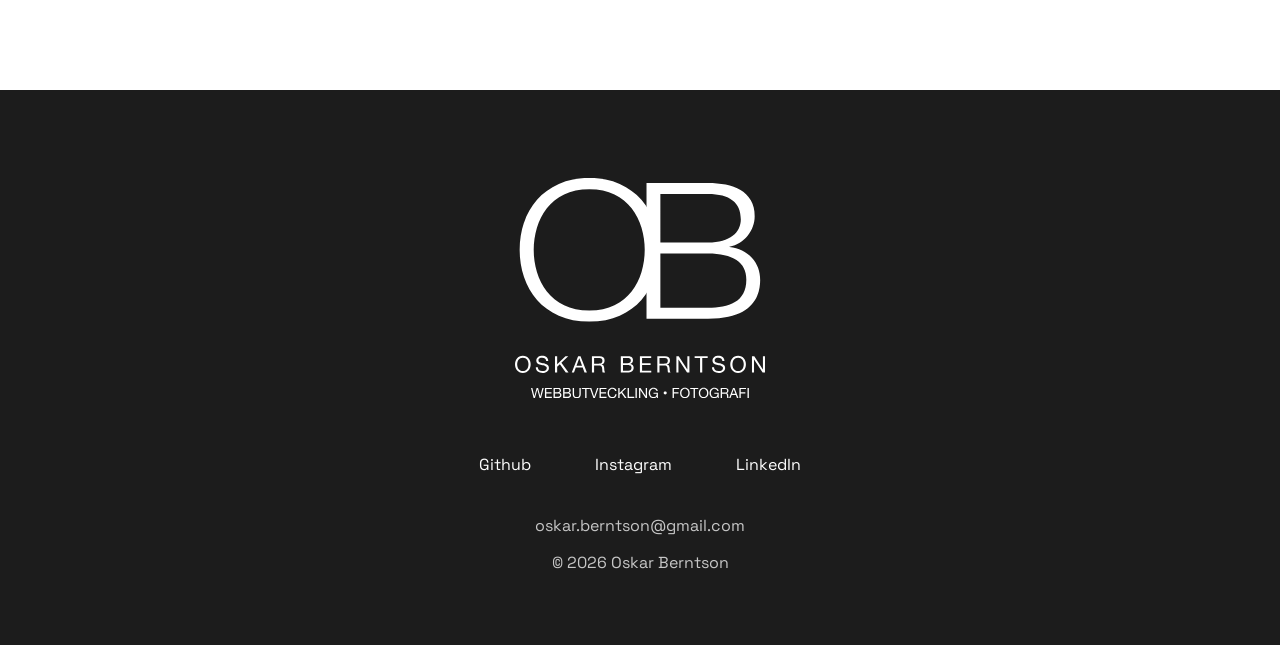
<file: projects.html>
<!doctype html>
<html lang="en">
  <head>
    <meta charset="UTF-8" />
    <meta name="viewport" content="width=device-width, initial-scale=1.0" />
    <title>Projekt - Oskar Berntson</title>
    <link rel="stylesheet" href="css/style.css" />
    <link rel="preconnect" href="https://fonts.googleapis.com" />
    <link rel="preconnect" href="https://fonts.gstatic.com" crossorigin />
    <link
      href="https://fonts.googleapis.com/css2?family=Bitcount+Grid+Double+Ink:wght@100..900&family=Space+Grotesk:wght@300..700&display=swap"
      rel="stylesheet"
    />
    <link rel="icon" type="image/svg+xml" href="img/favicon/favicon.svg" />
    <link
      rel="icon"
      type="image/png"
      sizes="96x96"
      href="img/favicon/favicon-96x96.png"
    />
    <link
      rel="apple-touch-icon"
      sizes="180x180"
      href="img/favicon/apple-touch-icon.png"
    />
    <link rel="icon" href="img/favicon/favicon.ico" />
    <script type="module" src="js/projects/projectsPage.js"></script>
  </head>
  <body>
    <header id="projects-page-bg">
      <div class="container">
        <h1>PROJEKT</h1>
        <h3>
          Ett urval av webbprojekt jag utvecklat under min utbildning och
          fritid.
        </h3>
      </div>
    </header>
    <main>
      <section class="projects">
        <div class="container">
          <div class="projects-grid"></div>
        </div>
      </section>
    </main>
    <footer class="footerContainer" id="footer"></footer>
    <!-- Cloudflare Web Analytics --><script type='module' src='https://static.cloudflareinsights.com/beacon.min.js' data-cf-beacon='{"token": "c893a09d4d244a39b41b0e1233e21ff4"}'></script><!-- End Cloudflare Web Analytics -->
  </body>
</html>
</file>
<file: css/style.css>
html,
body {
  margin: 0;
  padding: 0;
  font-family: "Space Grotesk", sans-serif;
}

#start-page-bg {
    margin: 0;
    position: relative;
    overflow: hidden;

    min-height: 100dvh;
}

.hero-bg-layer {
    position: absolute;
    inset: 0;
    z-index: -1;

    background-size: cover;
    background-position: center;
    background-repeat: no-repeat;

    opacity: 0;
    transition: opacity 1.5s ease-in-out;
}

.hero-bg-layer.active {
    opacity: 1;
}

#presentation {
  margin-top: 6rem;
  display: flex;
  flex-direction: column;
  color: white;
  align-items: flex-start;
}

#presentation ul {
  list-style-type: none;
  display: flex;
  flex-direction: row;
  gap: 4rem;
  padding: 0;
}

#presentation ul li a {
  color: white;
  padding: 10px;
  border: 0.1px solid white;
  text-decoration: none;
  display: inline-block;
  width: 150px;
  text-align: center;
  transition: 0.2s ease;
}

#presentation ul li a:hover {
  background-color: white;
  color: black;
}

.titles {
  display: flex;
  align-items: center;
  justify-content: center;
  gap: 1rem;
}

.titles h3 {
  margin: 0;
}

#navBar {
  display: flex;
  justify-content: center;
}

#navBar ul {
  list-style-type: none;
  display: flex;
  flex-direction: row;
  margin-top: 2em;
  gap: 4rem;
}

#navBar ul li a {
  color: white;
  text-decoration: none;
  transition: 0.2s ease;
  font-size: 0.9em;
}

#navBar ul li a:hover {
  color: rgb(255, 255, 255, 0.7);
}

#personalInfo {
  min-height: 100vh;
  display: flex;
  flex-direction: row;
  align-items: center;
}

#personalImg,
#personalText {
  flex: 1;
}

#personalImg {
  display: flex;
  justify-content: center;
}

#personalImg img {
  width: 70%;
  height: auto;
}

#personalText {
  justify-content: center;
  display: flex;
  flex-direction: column;
}

#personalText p {
  width: 80%;
}

#personalText h1 {
  font-size: 2.5em;
}

#lnuLink {
  color: black;
}

#projectsContainer {
  padding: 6rem 0 8rem;
}

#projects {
  display: grid;
  grid-template-columns: repeat(2, minmax(0, 500px));
  justify-content: center;
  gap: 2rem;
}

.projectDivs {
  display: block;

  color: inherit;
  text-decoration: none;

  background: #fff;

  border: 1px solid #e9e9e9;
  border-radius: 1rem;

  overflow: hidden;

  transition:
    transform 0.3s ease,
    box-shadow 0.3s ease,
    border-color 0.3s ease;
}

.projectDivs img {
  display: block;
  width: 100%;
  height: 500px;
  object-fit: cover;

  transition: transform 0.4s ease;
}

.projectDivs h3 {
  margin: 1.5rem 1.5rem 0.75rem;

  color: #222;
}

.projectDivs p {
  margin: 0 1.5rem 1.5rem;

  color: #555;

  line-height: 1.6;
}

.projectDivs:hover {
  transform: translateY(-6px);

  border-color: #ccc;

  box-shadow: 0 12px 30px rgba(0, 0, 0, 0.1);
}

.projectDivs:hover img {
  transform: scale(1.03);
}

.view-all {
    display: block;
    width: fit-content;
    margin: 2.5rem auto 0;

    color: inherit;
    text-decoration: none;

    border-bottom: 1px solid currentColor;
    padding-bottom: 0.25rem;

    transition: opacity 0.2s ease;
}

.view-all:hover {
    opacity: 0.6;
}

#favoritePhotosContainer {
  padding: 6rem 0 8rem;
}

#featuredPhotosContainer {
  display: flex;
  gap: 2rem;
  flex-wrap: wrap;
  justify-content: center;
}

#featuredPhotosContainer img {
  width: 430px;
  height: 330px;
  object-fit: cover;
  transition: transform 0.3s ease;
}

.featuredPhoto {
  display: block;
  overflow: hidden;
  position: relative;
  flex: 1;
  cursor: pointer;
}

.featuredPhoto img {
  display: block;
  transition: 0.3s;
}

.featuredPhoto:hover img {
  filter: brightness(70%);
  transform: scale(1.03);
}

.featuredPhoto span {
  position: absolute;
  bottom: 20px;
  left: 20px;
  color: white;
  opacity: 0;
  transition: 0.3s;
}

.featuredPhoto:hover span {
  opacity: 1;
}

.footerContainer {
  background: #1c1c1c;
  color: white;

  display: flex;
  flex-direction: column;
  align-items: center;

  padding: 4rem 2rem;
  margin-top: 5rem;
}

.footerContainer h2 {
  margin: 0;
  font-size: 2rem;
}

.footerContainer p {
  margin: 0.5rem;
  color: rgba(255, 255, 255, 0.75);
}

.footerContainer a {
  color: white;
  text-decoration: none;
  margin: 0.5rem 1rem;
  transition: color 0.2s ease;
}

.footerContainer a:hover {
  color: rgba(255, 255, 255, 0.7);
}

.footerContainer div {
  display: flex;
  gap: 2rem;
  margin: 1.5rem 0;
}

.footer-logo svg {
    width: 250px;
}

.section-title {
  margin-bottom: 2.5rem;
  text-align: left;
}

.section-title::after {
  content: "";
  display: block;
  width: 60px;
  height: 3px;
  background: #222;
  margin-top: 0.5rem;
}

.container {
  width: min(1500px, 90%);
  margin: 0 auto;
}

#gallery-page-bg {
  margin: 0;
  background-image:
    linear-gradient(rgba(0, 0, 0, 0.35), rgba(0, 0, 0, 0.25)),
    url(../img/galleryPreview/galleryHeader.webp);
  background-size: cover;
  min-height: 100vh;
  background-repeat: no-repeat;
}

#galleryTitleContainer {
  color: white;
  margin-top: 6rem;
}

#gallery {
  columns: 3;
  column-gap: 1.5rem;
  padding: 4rem 0;
}

.photo-card {
  position: relative;
  display: inline-block;
  width: 100%;
  margin-bottom: 2rem;
  overflow: hidden;
  cursor: pointer;
}

.photo-card img {
  width: 100%;
  height: auto;
  transition:
    transform 0.35s ease,
    filter 0.35s ease;
}

.photo-card:hover img {
  transform: scale(1.03);
  filter: brightness(0.8);
}

.photo-card:hover {
  opacity: 1;
}

#lightbox {
  position: fixed;
  inset: 0;

  display: flex;
  justify-content: center;
  align-items: center;

  background: rgba(0, 0, 0, 0.85);

  opacity: 0;
  visibility: hidden;

  transition:
    opacity 0.3s ease,
    visibility 0.3s ease;
}

#lightbox.open {
  opacity: 1;
  visibility: visible;
}

#lightbox img {
  max-width: 90vw;
  max-height: 90vh;

  transform: scale(0.95);

  transition: transform 0.35s ease;
}

#lightbox.open img {
  transform: scale(1);
}

#close {
  position: fixed;
  top: 2rem;
  right: 2rem;

  font-size: 2.5rem;
  color: white;
  cursor: pointer;
  transition: 0.2s;
}

#close:hover {
  transform: scale(1.15);
  opacity: 0.8;
}

#previous,
#next {
  position: absolute;
  top: 50%;
  transform: translateY(-50%);
  width: 55px;
  height: 55px;
  display: flex;
  justify-content: center;
  align-items: center;
  border-radius: 50%;
  color: rgb(141, 141, 141);
  font-size: 2rem;

  cursor: pointer;
}

#previous {
  left: 2rem;
}

#next {
  right: 2rem;
}

#previous:hover,
#next:hover {
  color: white;
}

#projects-page-bg nav li a {
  color: black;
}

#projects-page-bg nav li a:hover {
  color: rgba(20, 20, 20, 0.7);
}

.projects {
  padding: 4rem 0;
}

.projects-grid {
  display: grid;
  grid-template-columns: repeat(2, minmax(0, 1fr));
  gap: 2rem;
}

.project-card {
  background: #fff;
  overflow: hidden;
  border: 1px solid #e9e9e9;
  transition:
    transform 0.3s ease,
    box-shadow 0.3s ease;
}

.project-card:hover {
  transform: translateY(-6px);
  box-shadow: 0 12px 28px rgba(0, 0, 0, 0.08);
}

.project-link {
  display: block;
  color: inherit;
  text-decoration: none;
}

.project-image {
  width: 100%;
  aspect-ratio: 16 / 10;
  object-fit: cover;
  display: block;
  transition: transform 0.4s ease;
}

.project-card:hover .project-image {
  transform: scale(1.03);
}

.project-content {
  padding: 1.5rem;
}

.project-header {
  display: flex;
  justify-content: space-between;
  align-items: baseline;
  gap: 1rem;
  margin-bottom: 1rem;
}

.project-header h2 {
  font-size: 1.4rem;
  margin: 0;
}

.project-header span {
  font-size: 0.9rem;
  color: #777;
}

.project-content p {
  line-height: 1.6;
  color: #555;
  margin-bottom: 1.5rem;
}

.project-tech {
  display: flex;
  flex-wrap: wrap;
  gap: 0.6rem;
  margin-bottom: 1.5rem;
}

.project-tech span {
  background: #f3f3f3;
  color: #555;
  padding: 0.35rem 0.8rem;
  border-radius: 999px;
  font-size: 0.85rem;
}

.project-footer {
  display: flex;
  justify-content: space-between;
  align-items: center;
  border-top: 1px solid #eee;
  padding-top: 1rem;
}

.project-footer span:first-child {
  font-size: 0.9rem;
  color: #777;
}

.arrow {
  font-weight: 600;
  transition: transform 0.25s ease;
}

.project-card:hover .arrow {
  transform: translateX(6px);
}

#project-hero {
  position: relative;
  min-height: 65vh;
  display: flex;
  align-items: flex-end;
  overflow: hidden;
}

#project-hero img {
  position: absolute;
  inset: 0;
  width: 100%;
  height: 100%;
  object-fit: cover;
}

#project-hero::after {
  content: "";
  position: absolute;
  inset: 0;
  background: linear-gradient(to top, rgba(0, 0, 0, 0.75), rgba(0, 0, 0, 0.15));
}

.hero-content {
  position: relative;
  z-index: 2;
  max-width: 900px;
  padding: 4rem 2rem;
  color: white;
}

.hero-content span {
  display: inline-block;
  margin-bottom: 0.75rem;
  padding: 0.35rem 0.8rem;
  border-radius: 999px;
  background: rgba(255, 255, 255, 0.15);
  backdrop-filter: blur(8px);
  font-size: 0.9rem;
}

.hero-content h1 {
  font-size: clamp(2.5rem, 6vw, 4.5rem);
  margin-bottom: 1rem;
}

.hero-content p {
  max-width: 650px;
  font-size: 1.15rem;
  line-height: 1.7;
}

#project-content {
  max-width: 900px;
  margin: 5rem auto;
}

.project-section {
  margin-bottom: 4rem;
}

.project-section h2 {
  margin-bottom: 1rem;
  font-size: 2rem;
}

.project-section p {
  line-height: 1.8;
  color: #555;
}

.tech-list {
  display: flex;
  flex-wrap: wrap;
  gap: 0.75rem;
  margin-top: 1.5rem;
}

.tech-list span {
  padding: 0.5rem 1rem;
  border-radius: 999px;
  background: #f2f2f2;
  font-size: 0.95rem;
  transition: 0.25s;
}

.tech-list span:hover {
  background: #111;
  color: white;
}

.project-links {
  margin-top: 4rem;
}

.project-buttons {
  display: flex;
  gap: 1rem;
  flex-wrap: wrap;
  margin-top: 1.5rem;
}

.project-buttons a {
  display: inline-flex;
  align-items: center;
  justify-content: center;

  padding: 0.9rem 1.6rem;

  border: 2px solid #111;

  text-decoration: none;
  color: #111;
  font-weight: 600;

  transition: 0.25s;
}

.project-buttons a:hover {
  background: #111;
  color: white;
}

.feature-list {
  list-style: none;
  padding: 0;

  display: grid;
  gap: 1rem;

  margin-top: 1.5rem;
}

.feature-list li {
  padding: 1rem 1.25rem;

  border-left: 4px solid var(--accent-color);

  background: #f7f7f7;

  border-radius: 0.5rem;
}

.project-section a {
  color: var(--accent-color);
  text-decoration: none;
  font-weight: 600;
}

.project-section a:hover {
  text-decoration: underline;
}

.project-info {
  display: grid;
  grid-template-columns: repeat(auto-fit, minmax(180px, 1fr));

  gap: 1rem;

  margin: 3rem 0;
}

.info-item {
  padding: 1.25rem;

  background: #f7f7f7;

  border-radius: 12px;
}

.info-item span {
  display: block;

  font-size: 0.9rem;

  color: #666;

  margin-bottom: 0.4rem;
}

.info-item strong {
  font-size: 1.1rem;
}

.back-link {
  position: absolute;

  top: 7rem; /* Justera efter din navbar */
  left: 2rem;

  z-index: 20;

  color: white;
  text-decoration: none;
  font-weight: 600;

  padding: 0.5rem 1rem;

  background: rgba(0, 0, 0, 0.35);
  backdrop-filter: blur(8px);

  border-radius: 999px;
}

.back-link:hover {
  background: rgba(0, 0, 0, 0.55);
}

#header {
  position: absolute;
  top: 0;
  left: 0;
  width: 100%;
  z-index: 1000;
  min-height: 68px;
}

#about-page-bg {
  margin: 0;
  background-image:
    linear-gradient(rgba(0, 0, 0, 0.55), rgba(0, 0, 0, 0.55)),
    url(../img/about/DSCF5302_resultat.webp);
  background-size: cover;
  min-height: 80vh;
  background-repeat: no-repeat;
  background-position: center bottom;
}

.hero-text {
  position: absolute;
  color: white;
  left: 5%;
  bottom: 15rem;

  max-width: 450px;

  padding: 2rem;

  background: rgba(0, 0, 0, 0.3);
  backdrop-filter: blur(10px);

  border-radius: 1rem;
}

#about-me-content {
  max-width: 1200px;
  margin: 0 auto;
  padding: 6rem 0;
}

#about-me-content > h1 {
  font-size: clamp(2.5rem, 5vw, 4rem);
  margin: 0 0 4rem;
  line-height: 1.1;
}

#about-me {
  display: grid;
  grid-template-columns: minmax(300px, 0.9fr) minmax(300px, 1.1fr);

  gap: 5rem;
  align-items: center;

  margin-bottom: 7rem;
}

#about-me-img {
  overflow: hidden;
  border-radius: 1rem;
}

#about-me-img img {
  display: block;

  width: 100%;
  height: auto;

  transition: transform 0.5s ease;
}

#about-me-img:hover img {
  transform: scale(1.02);
}

#about-me-text {
  max-width: 650px;
}

#about-me-text p {
  margin: 0 0 1.5rem;

  color: #555;

  font-size: 1.05rem;
  line-height: 1.85;
}

#about-me-text p:last-child {
  margin-bottom: 0;
}

#about-me-cards {
  display: grid;
  grid-template-columns: repeat(3, 1fr);

  gap: 2rem;

  margin-bottom: 7rem;
}

.about-me-card {
  position: relative;

  padding: 2.5rem 2rem;

  background: #fff;

  border: 1px solid #e9e9e9;
  border-radius: 1rem;

  overflow: hidden;

  transition:
    transform 0.3s ease,
    box-shadow 0.3s ease,
    border-color 0.3s ease;
}

.about-me-card::before {
  content: "";

  position: absolute;

  top: 0;
  left: 0;

  width: 100%;
  height: 4px;

  background: #111;

  transform: scaleX(0);
  transform-origin: left;

  transition: transform 0.3s ease;
}

.about-me-card:hover {
  transform: translateY(-6px);

  border-color: #ddd;

  box-shadow: 0 12px 30px rgba(0, 0, 0, 0.08);
}

.about-me-card:hover::before {
  transform: scaleX(1);
}

.about-me-card h2 {
  margin: 0 0 1rem;

  font-size: 1.5rem;
  line-height: 1.2;
}

.about-me-card p {
  margin: 0;

  color: #555;

  line-height: 1.75;
}

.about-text {
  max-width: 850px;

  margin: 0 auto 6rem;
}

.about-text h2 {
  position: relative;

  margin: 0 0 1.5rem;

  font-size: 2rem;
  line-height: 1.2;
}

.about-text h2::after {
  content: "";

  display: block;

  width: 50px;
  height: 3px;

  margin-top: 0.75rem;

  background: #222;
}

.about-text p {
  margin: 0;

  color: #555;

  font-size: 1.05rem;
  line-height: 1.85;
}

.contact-links {
  display: flex;
  flex-wrap: wrap;
  gap: 1rem;
  margin-top: 2rem;
}

.contact-links a {
  display: inline-flex;
  align-items: center;
  justify-content: center;

  padding: 0.85rem 1.5rem;

  color: #222;
  background: #fff;

  border: 1px solid #ddd;

  text-decoration: none;
  font-weight: 600;

  transition:
    transform 0.25s ease,
    background-color 0.25s ease,
    border-color 0.25s ease,
    box-shadow 0.25s ease;
}

.contact-links a:hover {
  transform: translateY(-3px);

  background: #f7f7f7;
  border-color: #bbb;

  box-shadow: 0 8px 20px rgba(0, 0, 0, 0.08);
}

#navBar a {
  position: relative;
}

#navBar a::after {
  content: "";
  position: absolute;
  left: 0;
  bottom: -6px;
  width: 100%;
  height: 2px;

  background-color: currentColor;

  transform: scaleX(0);
  transform-origin: center;
  transition: transform 0.25s ease;
}

#navBar a.active::after {
  transform: scaleX(1);
}

#navBar a:hover::after {
  transform: scaleX(1);
}

#scrollTop {
  position: fixed;
  right: 2rem;
  bottom: 2rem;

  width: 45px;
  height: 45px;

  display: flex;
  align-items: center;
  justify-content: center;

  border: 1px solid #ddd;
  border-radius: 50%;
  background: white;

  color: #333;
  font-size: 1.3rem;

  cursor: pointer;

  opacity: 0;
  visibility: hidden;

  transition:
    opacity 0.3s ease,
    transform 0.3s ease;
}

#scrollTop.visible {
  opacity: 1;
  visibility: visible;
}

#scrollTop:hover {
  transform: translateY(-4px);
}

#scrollTop svg {
  width: 20px;
  height: 20px;
  fill: none;
  stroke: currentColor;
  stroke-width: 1.5;
  stroke-linecap: round;
  stroke-linejoin: round;
}

/* =========================================================
   RESPONSIVE
========================================================= */

/* =========================================================
   TABLET / SMALL LAPTOP
   901px → 701px
========================================================= */

@media (max-width: 900px) {
  /* ---------- GENERAL ---------- */

  .container {
    width: min(92%, 700px);
  }

  /* ---------- NAVIGATION ---------- */

  #navBar {
    width: 100%;
  }

  #navBar ul {
    gap: 2rem;
    padding: 0 1rem;
    margin-top: 1.5rem;
  }

  /* ---------- START HERO ---------- */

  #start-page-bg {
    min-height: 100dvh;
    background-position: center;
  }

  #presentation {
    margin: 5rem 0 0;
    padding: 0 4%;
  }

  #presentation ul {
    gap: 1rem;
    flex-wrap: wrap;
  }

  #presentation ul li a {
    width: 140px;
  }

  /* ---------- PERSONAL INFO ---------- */

  #personalInfo {
    min-height: auto;
    padding: 6rem 0;

    flex-direction: column;
    gap: 3rem;
  }

  #personalImg,
  #personalText {
    width: 100%;
  }

  #personalImg img {
    width: min(70%, 500px);
  }

  #personalText {
    align-items: flex-start;
  }

  #personalText p {
    width: 100%;
  }

  /* ---------- FEATURED PROJECTS ---------- */

  #projectsContainer {
    padding: 5rem 0 7rem;
  }

  #projects {
    grid-template-columns: repeat(2, minmax(0, 1fr));
    gap: 1.5rem;
  }

  /* ---------- FEATURED PHOTOS ---------- */

  #favoritePhotosContainer {
    height: auto;
    padding: 5rem 0 7rem;
  }

  #featuredPhotosContainer {
    gap: 1.5rem;
  }

  #featuredPhotosContainer .featuredPhoto {
    flex: 1 1 calc(50% - 1.5rem);
  }

  #featuredPhotosContainer img {
    width: 100%;
    height: auto;
    aspect-ratio: 4 / 3;
    object-fit: cover;
  }

  /* ---------- GALLERY ---------- */

  #gallery {
    columns: 2;
    column-gap: 1rem;
    padding: 3rem 0;
  }

  .photo-card {
    margin-bottom: 1rem;
  }

  /* ---------- GALLERY HERO ---------- */

  #gallery-page-bg {
    min-height: 70svh;
    background-position: center;
  }

  #galleryTitleContainer {
    margin-top: 5rem;
  }

  /* ---------- PROJECT LIST PAGE ---------- */

  .projects {
    padding: 4rem 0;
  }

  .projects-grid {
    grid-template-columns: repeat(2, minmax(0, 1fr));
    gap: 1.5rem;
  }

  .project-content {
    padding: 1.25rem;
  }

  .project-header {
    align-items: flex-start;
  }

  /* ---------- INDIVIDUAL PROJECT ---------- */

  #project-hero {
    min-height: 70svh;
  }

  .hero-content {
    width: 100%;
    box-sizing: border-box;
    padding: 3rem 5%;
  }

  .hero-content h1 {
    font-size: clamp(2.5rem, 7vw, 4rem);
  }

  .hero-content p {
    max-width: 600px;
  }

  #project-content {
    width: 90%;
    margin: 4rem auto;
  }

  .project-section {
    margin-bottom: 3.5rem;
  }

  .project-info {
    grid-template-columns: repeat(3, 1fr);
  }

  /* ---------- BACK LINK ---------- */

  .back-link {
    top: 6rem;
    left: 5%;
  }

  /* ---------- ABOUT HERO ---------- */

  #about-page-bg {
    min-height: 75svh;
    background-position: center center;
  }

  .hero-text {
    left: 5%;
    right: 5%;
    bottom: 15rem;

    max-width: none;
    box-sizing: border-box;
  }

  /* ---------- ABOUT ---------- */

  #about-me-content {
    width: 90%;
    padding: 5rem 0;
  }

  #about-me {
    grid-template-columns: 1fr;
    gap: 3rem;
    margin-bottom: 5rem;
  }

  #about-me-img {
    width: min(100%, 600px);
  }

  #about-me-text {
    max-width: 700px;
  }

  #about-me-cards {
    grid-template-columns: 1fr;
    gap: 1.5rem;
    margin-bottom: 5rem;
  }

  /* ---------- CONTACT ---------- */

  .contact-links {
    gap: 0.75rem;
  }
}

/* =========================================================
   MOBILE
   700px → 481px
========================================================= */

@media (max-width: 700px) {
  /* ---------- GENERAL ---------- */

  html,
  body {
    max-width: 100%;
    overflow-x: hidden;
  }

  .container {
    width: 90%;
  }

  /* ---------- NAVIGATION ---------- */

  #navBar {
    justify-content: center;
  }

  #navBar ul {
    width: 100%;
    box-sizing: border-box;

    justify-content: center;
    flex-wrap: wrap;

    gap: 0.75rem 1.25rem;

    margin: 1rem 0 0;
    padding: 0 1rem;
  }

  #navBar ul li a {
    font-size: 0.85rem;
  }

  /* ---------- START HERO ---------- */

  #start-page-bg {
    min-height: 100dvh;
    background-position: center center;
  }

  #presentation {
    margin-top: 4rem;
    padding: 0 5%;
  }

  #presentation h1 {
    font-size: clamp(2rem, 9vw, 3rem);
    line-height: 1.1;
  }

  #presentation ul {
    width: 100%;
    flex-direction: column;
    gap: 0.75rem;
  }

  #presentation ul li,
  #presentation ul li a {
    width: 100%;
    box-sizing: border-box;
  }

  /* ---------- PERSONAL INFO ---------- */

  #personalInfo {
    padding: 5rem 0;

    flex-direction: column;
    align-items: stretch;

    gap: 2.5rem;
  }

  #personalImg {
    width: 100%;
  }

  #personalImg img {
    width: 100%;
    max-width: 500px;
  }

  #personalText {
    width: 100%;
  }

  #personalText h1 {
    font-size: 2rem;
  }

  #personalText p {
    width: 100%;
    line-height: 1.7;
  }

  /* ---------- SECTION TITLES ---------- */

  .section-title {
    font-size: clamp(1.8rem, 8vw, 2.5rem);
    margin-bottom: 2rem;
  }

  /* ---------- FEATURED PROJECTS ---------- */

  #projectsContainer {
    padding: 4rem 0 6rem;
  }

  #projects {
    grid-template-columns: 1fr;
    gap: 1.5rem;
  }

  .projectDivs h3 {
    font-size: 1.25rem;
  }

  .projectDivs p {
    font-size: 0.95rem;
  }

  /* ---------- FEATURED PHOTOS ---------- */

  #favoritePhotosContainer {
    padding: 4rem 0 6rem;
  }

  #featuredPhotosContainer {
    flex-direction: column;
    gap: 1rem;
  }

  #featuredPhotosContainer .featuredPhoto {
    width: 100%;
    flex: none;
  }

  #featuredPhotosContainer img {
    width: 100%;
    height: auto;
    aspect-ratio: 4 / 3;
    object-fit: cover;
  }

  .gallery-link {
    margin-top: 1.5rem;
  }

  /* ---------- GALLERY ---------- */

  #gallery-page-bg {
    min-height: 65svh;
  }

  #galleryTitleContainer {
    width: 90%;
    margin-top: 4rem;
  }

  #galleryTitleContainer h1 {
    font-size: clamp(2rem, 10vw, 3rem);
    line-height: 1.1;
  }

  #galleryTitleContainer h3 {
    font-size: 1rem;
    line-height: 1.5;
  }

  #gallery {
    columns: 1;
    padding: 2rem 5%;
  }

  .photo-card {
    margin-bottom: 1rem;
  }

  /* ---------- PROJECT LIST ---------- */

  .projects {
    padding: 3rem 0 5rem;
  }

  .projects-grid {
    grid-template-columns: 1fr;
    gap: 1.5rem;
  }

  .project-card {
    width: 100%;
  }

  .project-content {
    padding: 1.25rem;
  }

  .project-header {
    display: block;
    margin-bottom: 0.75rem;
  }

  .project-header h2 {
    font-size: 1.3rem;
  }

  .project-header span {
    display: block;
    margin-top: 0.4rem;
  }

  .project-content p {
    font-size: 0.95rem;
    line-height: 1.65;
  }

  .project-tech {
    gap: 0.5rem;
  }

  .project-tech span {
    font-size: 0.8rem;
    padding: 0.3rem 0.65rem;
  }

  .project-footer {
    gap: 1rem;
  }

  /* ---------- INDIVIDUAL PROJECT HERO ---------- */

  #project-hero {
    min-height: 70svh;
    align-items: flex-end;
  }

  #project-hero img {
    object-position: center center;
  }

  .hero-content {
    padding: 3rem 5% 2.5rem;
  }

  .hero-content span {
    font-size: 0.8rem;
  }

  .hero-content h1 {
    font-size: clamp(2.2rem, 10vw, 3.5rem);
    line-height: 1.05;
    margin: 0.5rem 0 1rem;
  }

  .hero-content p {
    font-size: 1rem;
    line-height: 1.6;
  }

  /* ---------- BACK LINK ---------- */

  .back-link {
    top: 5.5rem;
    left: 5%;

    padding: 0.5rem 0.8rem;

    font-size: 0.85rem;
  }

  /* ---------- PROJECT CONTENT ---------- */

  #project-content {
    width: 90%;
    margin: 3.5rem auto;
  }

  .project-section {
    margin-bottom: 3rem;
  }

  .project-section h2 {
    font-size: 1.6rem;
    line-height: 1.2;
  }

  .project-section p {
    font-size: 1rem;
    line-height: 1.75;
  }

  /* ---------- PROJECT INFO ---------- */

  .project-info {
    grid-template-columns: 1fr;
    gap: 0.75rem;

    margin: 2rem 0 3rem;
  }

  .info-item {
    padding: 1rem;
  }

  /* ---------- FEATURES ---------- */

  .feature-list {
    gap: 0.75rem;
  }

  .feature-list li {
    padding: 0.9rem 1rem;
  }

  /* ---------- TECHNOLOGIES ---------- */

  .tech-list {
    gap: 0.5rem;
  }

  .tech-list span {
    padding: 0.45rem 0.8rem;
    font-size: 0.85rem;
  }

  /* ---------- PROJECT BUTTONS ---------- */

  .project-buttons {
    flex-direction: column;
    gap: 0.75rem;
  }

  .project-buttons a {
    width: 100%;
    box-sizing: border-box;
    padding: 0.85rem 1rem;
  }

  /* ---------- ABOUT HERO ---------- */

  #about-page-bg {
    min-height: 75svh;
    background-position: center center;
  }

  .hero-text {
    position: absolute;

    left: 5%;
    right: 5%;
    bottom: 15rem;

    max-width: none;

    padding: 1.25rem;
  }

  .hero-text h1 {
    font-size: 2rem;
    line-height: 1.1;
  }

  .hero-text p {
    font-size: 0.95rem;
    line-height: 1.6;
  }

  /* ---------- ABOUT CONTENT ---------- */

  #about-me-content {
    width: 90%;
    padding: 4rem 0;
  }

  #about-me-content > h1 {
    font-size: clamp(2.2rem, 10vw, 3rem);
    margin-bottom: 2.5rem;
  }

  #about-me {
    gap: 2rem;
    margin-bottom: 4rem;
  }

  #about-me-img {
    width: 100%;
  }

  #about-me-img img {
    width: 100%;
    height: auto;
  }

  #about-me-text p,
  .about-text p {
    font-size: 1rem;
    line-height: 1.75;
  }

  /* ---------- ABOUT CARDS ---------- */

  #about-me-cards {
    grid-template-columns: 1fr;
    gap: 1rem;
    margin-bottom: 4rem;
  }

  .about-me-card {
    padding: 1.5rem;
  }

  .about-me-card h2 {
    font-size: 1.3rem;
  }

  .about-me-card p {
    font-size: 0.95rem;
    line-height: 1.7;
  }

  /* ---------- ABOUT TEXT ---------- */

  .about-text {
    max-width: none;
    margin-bottom: 4rem;
  }

  .about-text h2 {
    font-size: 1.7rem;
  }

  /* ---------- CONTACT ---------- */

  .contact-links {
    flex-direction: column;
    gap: 0.75rem;
  }

  .contact-links a {
    width: 100%;
    box-sizing: border-box;
  }

  /* ---------- FOOTER ---------- */

  .footerContainer {
    padding: 3rem 5%;
    margin-top: 3rem;
    text-align: center;
  }

  .footerContainer h2 {
    font-size: 1.6rem;
  }

  .footerContainer div {
    flex-wrap: wrap;
    justify-content: center;
    gap: 0.5rem;
  }

  .footerContainer a {
    margin: 0.4rem 0.75rem;
  }
}

/* =========================================================
   SMALL PHONES
   480px and below
========================================================= */

@media (max-width: 480px) {
  .container {
    width: 92%;
  }

  /* ---------- NAV ---------- */

  #navBar ul {
    gap: 0.6rem 0.9rem;
  }

  #navBar ul li a {
    font-size: 0.8rem;
  }

  /* ---------- START HERO ---------- */

  #presentation {
    padding: 0 4%;
  }

  #presentation h1 {
    font-size: 2rem;
  }

  /* ---------- PERSONAL ---------- */

  #personalInfo {
    padding: 4rem 0;
  }

  #personalText h1 {
    font-size: 1.8rem;
  }

  /* ---------- PROJECT CARDS ---------- */

  .projectDivs h3 {
    font-size: 1.15rem;
  }

  .projectDivs p {
    line-height: 1.55;
  }

  /* ---------- GALLERY ---------- */

  #gallery {
    padding-left: 4%;
    padding-right: 4%;
  }

  /* ---------- PROJECT HERO ---------- */

  #project-hero {
    min-height: 72svh;
  }

  .hero-content {
    padding-left: 4%;
    padding-right: 4%;
  }

  .hero-content h1 {
    font-size: 2.2rem;
  }

  .hero-content p {
    font-size: 0.95rem;
  }

  .back-link {
    left: 4%;
    top: 5rem;
  }

  /* ---------- ABOUT HERO ---------- */

  #about-page-bg {
    min-height: 75svh;
  }

  .hero-text {
    left: 5%;
    right: 5%;
    bottom: 15rem;
    width: auto;
    box-sizing: border-box;
  }

  .hero-text h1 {
    font-size: 1.7rem;
  }

  .hero-text p {
    font-size: 0.9rem;
  }

  /* ---------- ABOUT ---------- */

  #about-me-content {
    width: 92%;
    padding: 3.5rem 0;
  }

  #about-me-content > h1 {
    font-size: 2.2rem;
  }

  .about-me-card {
    padding: 1.25rem;
  }

  .about-me-card h2 {
    font-size: 1.2rem;
  }

  .about-text h2 {
    font-size: 1.5rem;
  }

  /* ---------- FOOTER ---------- */

  .footerContainer {
    padding: 2.5rem 4%;
  }
}

/* =========================================================
   VERY SMALL PHONES
   360px and below
========================================================= */

@media (max-width: 360px) {
  #navBar ul {
    gap: 0.5rem 0.75rem;
  }

  #navBar ul li a {
    font-size: 0.75rem;
  }

  #presentation h1 {
    font-size: 1.8rem;
  }

  .hero-content h1 {
    font-size: 2rem;
  }

  #about-me-content > h1 {
    font-size: 2rem;
  }

  .project-content {
    padding: 1rem;
  }

  .project-tech span {
    font-size: 0.75rem;
  }
}

@media (max-width: 500px) {
  .titles {
    gap: 0.5rem;
  }

  .titles h3 {
    font-size: 0.95rem;
  }
}

@media (max-width: 700px) {
  #previous,
  #next {
    width: 40px;
    height: 40px;
    font-size: 1.5rem;
    z-index: 10;
  }

  #previous {
    left: 0.5rem;
  }

  #next {
    right: 0.5rem;
  }
}
</file>
